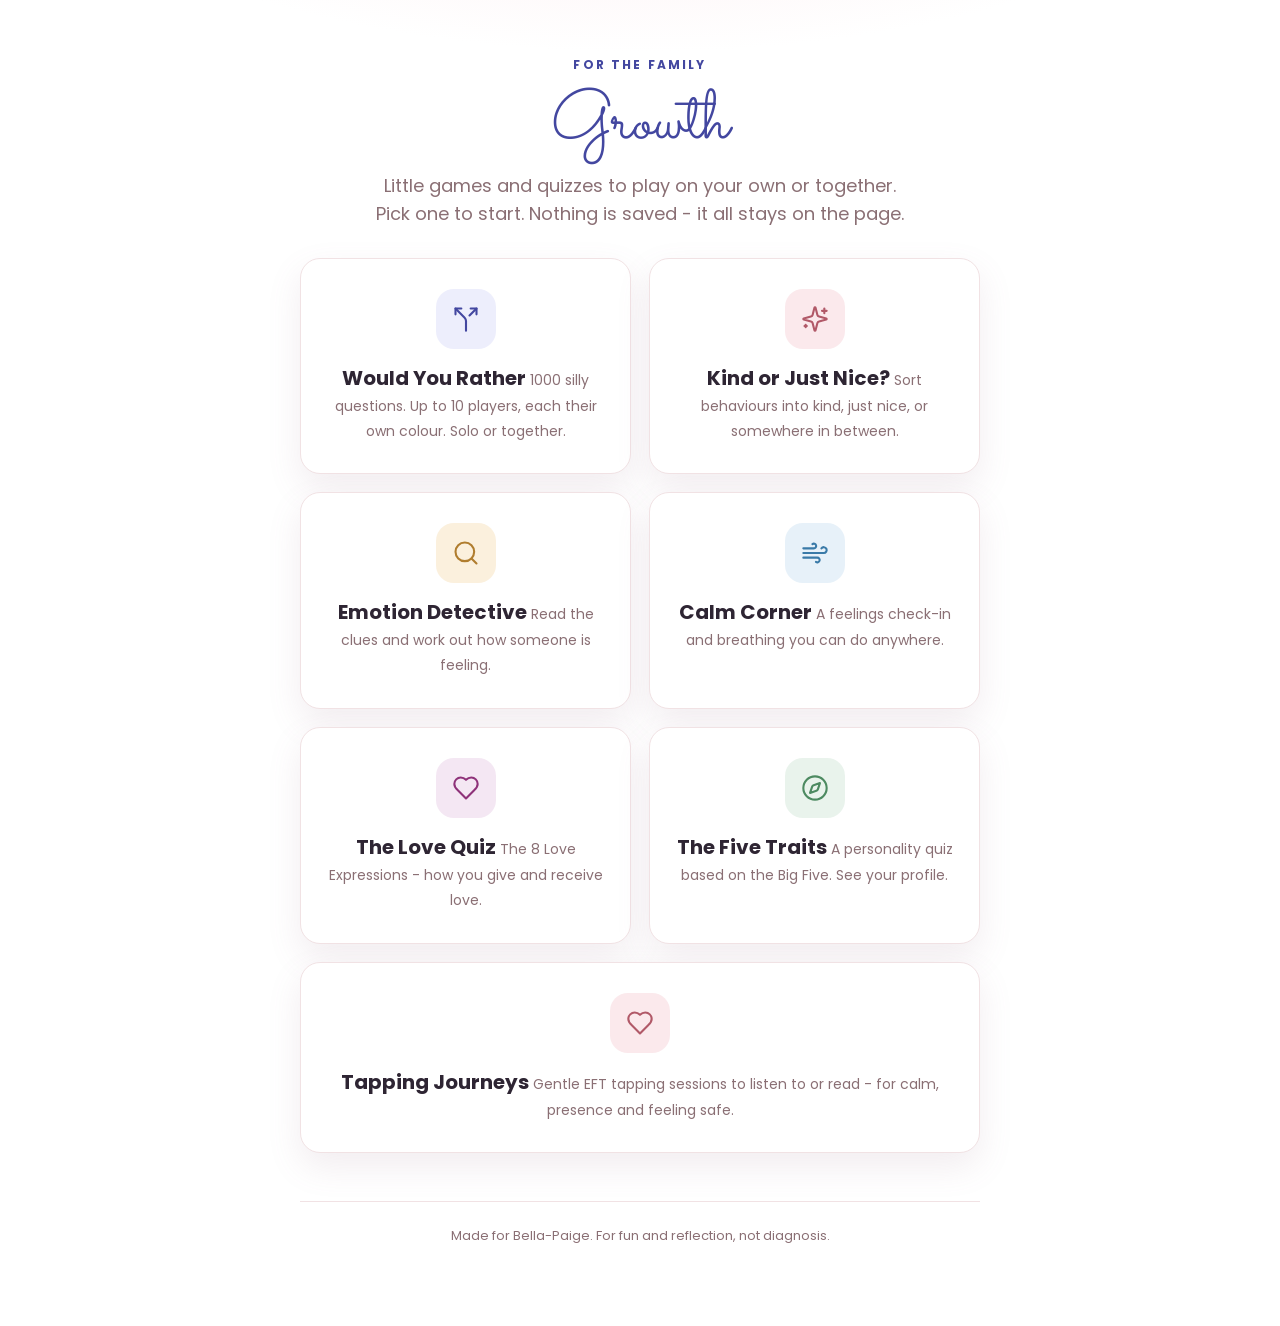
<file: index.html>
<!DOCTYPE html>
<html lang="en-AU">
<head>
<meta charset="UTF-8">
<meta name="viewport" content="width=device-width, initial-scale=1.0">
<title>Growth</title>
<meta name="description" content="Growth - a little set of simple games and quizzes for the family. Nothing is saved.">
<link rel="stylesheet" href="style.css">
</head>
<body>
<div class="wrap">
  <header class="hero">
    <p class="kicker">For the family</p>
    <h1>Growth</h1>
    <p class="lede">Little games and quizzes to play on your own or together. Pick one to start. Nothing is saved - it all stays on the page.</p>
  </header>

  <div class="choose-grid">
    <a class="choose-card" href="would-you-rather.html">
      <span class="c-icon peri"><svg viewBox="0 0 24 24" fill="none" stroke="currentColor" stroke-width="1.8" stroke-linecap="round" stroke-linejoin="round"><path d="M16 3h5v5"/><path d="M8 3H3v5"/><path d="M12 22v-8.3a4 4 0 0 0-1.172-2.872L3 3"/><path d="m15 9 6-6"/></svg></span>
      <span class="c-label">Would You Rather</span>
      <span class="c-desc">1000 silly questions. Up to 10 players, each their own colour. Solo or together.</span>
    </a>
    <a class="choose-card" href="kind-vs-nice.html">
      <span class="c-icon rose"><svg viewBox="0 0 24 24" fill="none" stroke="currentColor" stroke-width="1.8" stroke-linecap="round" stroke-linejoin="round"><path d="M9.937 15.5A2 2 0 0 0 8.5 14.063l-6.135-1.582a.5.5 0 0 1 0-.962L8.5 9.936A2 2 0 0 0 9.937 8.5l1.582-6.135a.5.5 0 0 1 .962 0L14.063 8.5A2 2 0 0 0 15.5 9.937l6.135 1.581a.5.5 0 0 1 0 .964L15.5 14.063a2 2 0 0 0-1.437 1.437l-1.582 6.135a.5.5 0 0 1-.962 0z"/><path d="M20 3v4"/><path d="M22 5h-4"/><path d="M4 17v2"/><path d="M5 18H3"/></svg></span>
      <span class="c-label">Kind or Just Nice?</span>
      <span class="c-desc">Sort behaviours into kind, just nice, or somewhere in between.</span>
    </a>
  </div>

  <div class="choose-grid" style="margin-top:18px;">
    <a class="choose-card" href="emotion-detective.html">
      <span class="c-icon amber"><svg viewBox="0 0 24 24" fill="none" stroke="currentColor" stroke-width="1.8" stroke-linecap="round" stroke-linejoin="round"><circle cx="11" cy="11" r="8"/><path d="m21 21-4.3-4.3"/></svg></span>
      <span class="c-label">Emotion Detective</span>
      <span class="c-desc">Read the clues and work out how someone is feeling.</span>
    </a>
    <a class="choose-card" href="calm-corner.html">
      <span class="c-icon blue"><svg viewBox="0 0 24 24" fill="none" stroke="currentColor" stroke-width="1.8" stroke-linecap="round" stroke-linejoin="round"><path d="M12.8 19.6A2 2 0 1 0 14 16H2"/><path d="M17.5 8a2.5 2.5 0 1 1 2 4H2"/><path d="M9.8 4.4A2 2 0 1 1 11 8H2"/></svg></span>
      <span class="c-label">Calm Corner</span>
      <span class="c-desc">A feelings check-in and breathing you can do anywhere.</span>
    </a>
  </div>

  <div class="choose-grid" style="margin-top:18px;">
    <a class="choose-card" href="love-quiz.html">
      <span class="c-icon plum"><svg viewBox="0 0 24 24" fill="none" stroke="currentColor" stroke-width="1.8" stroke-linecap="round" stroke-linejoin="round"><path d="M19 14c1.49-1.46 3-3.21 3-5.5A5.5 5.5 0 0 0 16.5 3c-1.76 0-3 .5-4.5 2-1.5-1.5-2.74-2-4.5-2A5.5 5.5 0 0 0 2 8.5c0 2.3 1.5 4.05 3 5.5l7 7Z"/></svg></span>
      <span class="c-label">The Love Quiz</span>
      <span class="c-desc">The 8 Love Expressions - how you give and receive love.</span>
    </a>
    <a class="choose-card" href="personality.html">
      <span class="c-icon sage"><svg viewBox="0 0 24 24" fill="none" stroke="currentColor" stroke-width="1.8" stroke-linecap="round" stroke-linejoin="round"><path d="m16.24 7.76-1.804 5.411a2 2 0 0 1-1.265 1.265L7.76 16.24l1.804-5.411a2 2 0 0 1 1.265-1.265z"/><circle cx="12" cy="12" r="10"/></svg></span>
      <span class="c-label">The Five Traits</span>
      <span class="c-desc">A personality quiz based on the Big Five. See your profile.</span>
    </a>
  </div>

  <div class="choose-grid" style="margin-top:18px;">
    <a class="choose-card" href="tapping.html">
      <span class="c-icon rose"><svg viewBox="0 0 24 24" fill="none" stroke="currentColor" stroke-width="1.8" stroke-linecap="round" stroke-linejoin="round"><path d="M19 14c1.49-1.46 3-3.21 3-5.5A5.5 5.5 0 0 0 16.5 3c-1.76 0-3 .5-4.5 2-1.5-1.5-2.74-2-4.5-2A5.5 5.5 0 0 0 2 8.5c0 2.3 1.5 4.05 3 5.5l7 7Z"/></svg></span>
      <span class="c-label">Tapping Journeys</span>
      <span class="c-desc">Gentle EFT tapping sessions to listen to or read - for calm, presence and feeling safe.</span>
    </a>
  </div>

  <footer class="note">
    Made for Bella-Paige. For fun and reflection, not diagnosis.
  </footer>
</div>
</body>
</html>
</file>
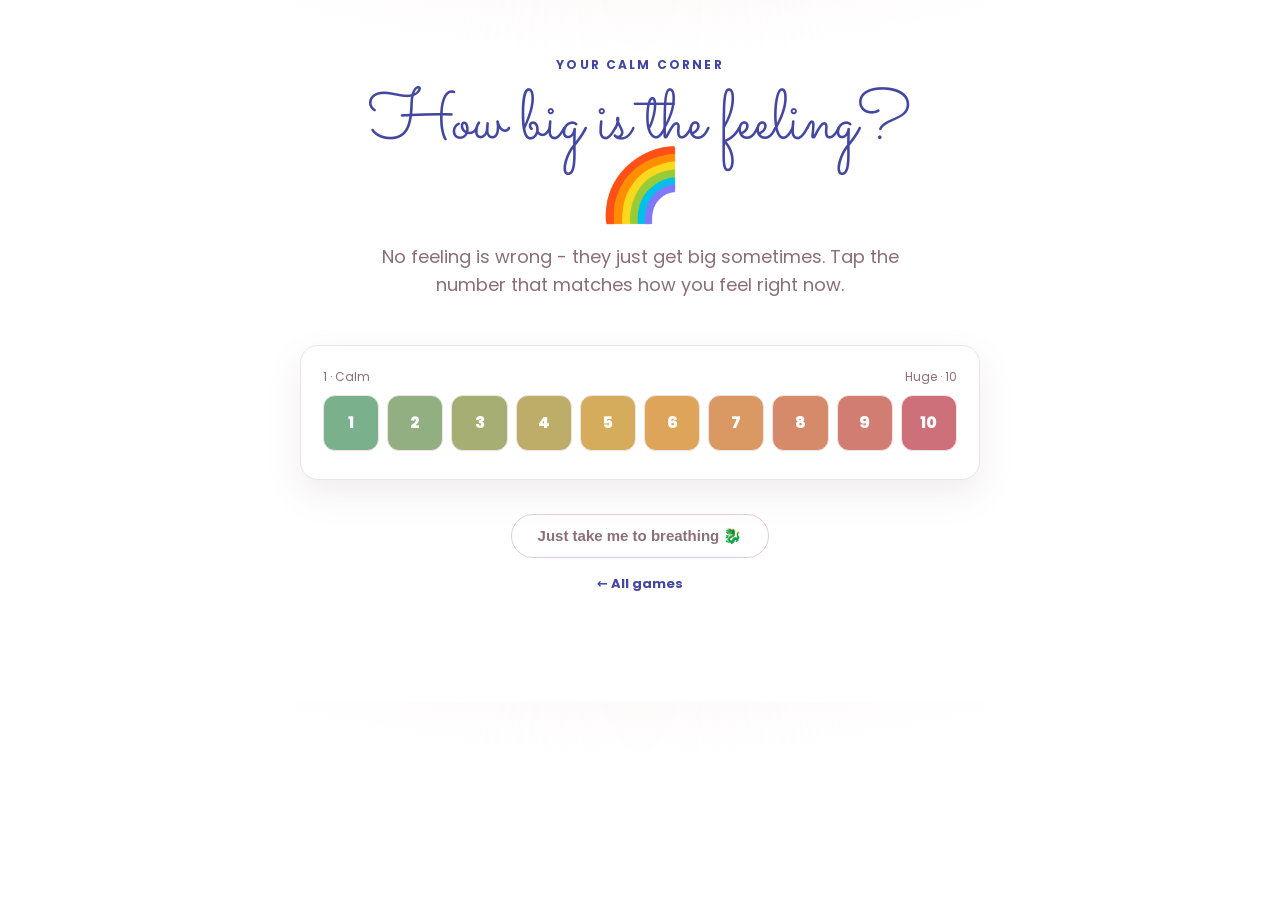
<file: calm-corner.html>
<!DOCTYPE html>
<html lang="en-AU">
<head>
<meta charset="UTF-8">
<meta name="viewport" content="width=device-width, initial-scale=1.0">
<title>Calm Corner</title>
<meta name="description" content="A feelings check-in and dragon breathing you can do anywhere. Nothing is saved.">
<link rel="stylesheet" href="style.css">
<style>
  section { display: none; }
  section.show { display: block; }
  .thermo { display: grid; grid-template-columns: repeat(10, 1fr); gap: 8px; margin: 8px 0 6px; }
  .thermo button {
    aspect-ratio: 1 / 1; border-radius: 12px; border: 1.5px solid var(--line); cursor: pointer;
    font-weight: 800; font-size: 16px; color: #fff; font-family: inherit; transition: transform 0.12s ease;
  }
  .thermo button:hover { transform: translateY(-2px) scale(1.05); }
  .thermo-labels { display: flex; justify-content: space-between; font-size: 12px; color: var(--muted); margin-bottom: 8px; }
  .band-emoji { font-size: 52px; display: block; margin-bottom: 6px; }
  .suggestions { list-style: none; padding: 0; margin: 8px 0 0; }
  .suggestions li { background: var(--accent-soft); border-radius: 12px; padding: 12px 14px; margin-bottom: 8px; font-weight: 600; font-size: 15px; }

  /* Dragon breathing */
  .breath-wrap { text-align: center; padding: 10px 0 20px; }
  .breath-stage { height: 280px; display: flex; align-items: center; justify-content: center; position: relative; }
  .breath-circle {
    width: 120px; height: 120px; border-radius: 50%;
    background: radial-gradient(circle at 50% 38%, #eceefc, #c1c6fc 62%, #8e93e0);
    box-shadow: 0 0 50px rgba(193, 198, 252, 0.6); transform: scale(0.5);
    transition: transform 4s ease-in-out; display: flex; align-items: center; justify-content: center; font-size: 46px;
  }
  .breath-text { font-size: 22px; font-weight: 800; min-height: 30px; margin-top: 6px; }
  .breath-sub { color: var(--muted); font-size: 14px; min-height: 20px; }
  .breath-round { color: var(--accent); font-weight: 700; font-size: 13px; margin-top: 8px; min-height: 18px; }
</style>
</head>
<body>

<section id="intro" class="show">
  <div class="wrap">
    <header class="hero">
      <p class="kicker">Your calm corner</p>
      <h1>How big is the feeling? 🌈</h1>
      <p class="lede">No feeling is wrong - they just get big sometimes. Tap the number that matches how you feel right now.</p>
    </header>
    <div class="card">
      <div class="thermo-labels"><span>1 · Calm</span><span>Huge · 10</span></div>
      <div class="thermo" id="thermo"></div>
    </div>
    <div class="actions">
      <button class="ghost" id="justBreathe">Just take me to breathing 🐉</button>
      <a class="backlink" href="index.html" style="display:block;margin-top:10px;">← All games</a>
    </div>
  </div>
</section>

<section id="plan">
  <div class="wrap">
    <header class="hero" style="padding-bottom:8px;"><h1 id="bandTitle" style="font-size:clamp(24px,5vw,34px);"></h1></header>
    <div class="panel" style="text-align:center;">
      <span class="band-emoji" id="bandEmoji"></span>
      <p class="sub" id="bandMsg" style="font-size:16px;color:var(--ink);"></p>
    </div>
    <div class="panel">
      <h3>Things that might help</h3>
      <ul class="suggestions" id="suggestions"></ul>
    </div>
    <div class="cta-zone">
      <button class="cta" id="breatheBtn">Breathe with the dragon 🐉</button>
    </div>
    <div class="actions">
      <button class="ghost" id="planBack">Check in again</button>
      <a class="backlink" href="index.html" style="display:block;margin-top:10px;">← All games</a>
    </div>
  </div>
</section>

<section id="breath">
  <div class="wrap">
    <div class="breath-wrap">
      <header class="hero" style="padding:30px 20px 10px;"><h1 style="font-size:clamp(22px,5vw,30px);">Dragon Breaths 🐉</h1></header>
      <div class="breath-stage"><div class="breath-circle" id="circle">🐉</div></div>
      <p class="breath-text" id="breathText">Ready?</p>
      <p class="breath-sub" id="breathSub">Follow the dragon. Breathe in as it grows, breathe out as it shrinks.</p>
      <p class="breath-round" id="breathRound"></p>
      <div class="cta-zone">
        <button class="cta" id="startBreath">Start breathing</button>
      </div>
      <div class="actions">
        <button class="ghost" id="breathBack">I feel better</button>
        <a class="backlink" href="index.html" style="display:block;margin-top:10px;">← All games</a>
      </div>
    </div>
  </div>
</section>

<script>
(function () {
  "use strict";

  var sections = { intro: document.getElementById("intro"), plan: document.getElementById("plan"), breath: document.getElementById("breath") };
  function show(name) {
    Object.keys(sections).forEach(function (k) { sections[k].classList.toggle("show", k === name); });
    window.scrollTo(0, 0);
  }

  // Colour gradient green -> yellow -> red across 1..10
  function levelColour(n) {
    var stops = [[122, 176, 140], [224, 172, 86], [205, 112, 122]]; // soft green, amber, rose
    var t = (n - 1) / 9;
    var a, b, f;
    if (t < 0.5) { a = stops[0]; b = stops[1]; f = t / 0.5; }
    else { a = stops[1]; b = stops[2]; f = (t - 0.5) / 0.5; }
    var c = a.map(function (v, i) { return Math.round(v + (b[i] - v) * f); });
    return "rgb(" + c[0] + "," + c[1] + "," + c[2] + ")";
  }

  var thermo = document.getElementById("thermo");
  for (var n = 1; n <= 10; n++) {
    (function (num) {
      var btn = document.createElement("button");
      btn.textContent = num;
      btn.style.background = levelColour(num);
      btn.addEventListener("click", function () { showPlan(num); });
      thermo.appendChild(btn);
    })(n);
  }

  var BANDS = {
    green: {
      emoji: "🟢", title: "Nice and calm",
      msg: "You're feeling pretty steady right now. That's a lovely place to be.",
      sug: ["Notice 3 things you can see around you.", "Take one slow breath, just because.", "Maybe do something you enjoy."]
    },
    yellow: {
      emoji: "🟡", title: "It's building up",
      msg: "Something's starting to bubble. Good that you noticed early - that's when it's easiest to settle.",
      sug: ["Say the feeling out loud: 'I feel ___.'", "Squeeze your fists tight, then let them go.", "Have a sip of cold water.", "Try a few dragon breaths."]
    },
    red: {
      emoji: "🔴", title: "That's a big feeling",
      msg: "This one's strong. You're not in trouble - big feelings just need slowing right down. Let's do it together.",
      sug: ["Find a quiet spot if you can.", "Stamp it out, or ask for a hug.", "Then breathe with the dragon, nice and slow."]
    }
  };

  function bandFor(n) { return n <= 3 ? "green" : (n <= 7 ? "yellow" : "red"); }

  function showPlan(n) {
    var b = BANDS[bandFor(n)];
    document.getElementById("bandTitle").textContent = b.title;
    document.getElementById("bandEmoji").textContent = b.emoji;
    document.getElementById("bandMsg").textContent = b.msg;
    var ul = document.getElementById("suggestions");
    ul.innerHTML = b.sug.map(function (s) { return "<li>" + s + "</li>"; }).join("");
    show("plan");
  }

  // ---- Dragon breathing ----
  var circle = document.getElementById("circle");
  var bText = document.getElementById("breathText");
  var bSub = document.getElementById("breathSub");
  var bRound = document.getElementById("breathRound");
  var startBtn = document.getElementById("startBreath");
  var ROUNDS = 4;
  var timers = [];
  var running = false;

  function clearTimers() { timers.forEach(clearTimeout); timers = []; }
  function later(fn, ms) { var t = setTimeout(fn, ms); timers.push(t); }

  function setCircle(scale, durMs) {
    circle.style.transitionDuration = (durMs / 1000) + "s";
    circle.style.transform = "scale(" + scale + ")";
  }

  function resetBreath() {
    clearTimers(); running = false;
    setCircle(0.5, 300);
    bText.textContent = "Ready?";
    bSub.textContent = "Follow the dragon. Breathe in as it grows, breathe out as it shrinks.";
    bRound.textContent = "";
    startBtn.textContent = "Start breathing";
    startBtn.disabled = false;
  }

  function runRound(i) {
    if (i > ROUNDS) {
      bText.textContent = "Well done 💛";
      bSub.textContent = "Notice how your body feels now. You can do this any time.";
      bRound.textContent = "";
      setCircle(0.6, 1500);
      running = false;
      startBtn.textContent = "Go again";
      startBtn.disabled = false;
      return;
    }
    bRound.textContent = "Breath " + i + " of " + ROUNDS;
    // Breathe in (4s)
    bText.textContent = "Breathe in...";
    bSub.textContent = "Smell the flower 🌸";
    setCircle(1, 4000);
    later(function () {
      // Hold (2s)
      bText.textContent = "Hold...";
      bSub.textContent = "";
      later(function () {
        // Breathe out (6s)
        bText.textContent = "Breathe out...";
        bSub.textContent = "Slow dragon fire 🔥";
        setCircle(0.5, 6000);
        later(function () { runRound(i + 1); }, 6000);
      }, 2000);
    }, 4000);
  }

  function startBreathing() {
    if (running) return;
    running = true;
    startBtn.disabled = true;
    startBtn.textContent = "Breathing...";
    runRound(1);
  }

  startBtn.addEventListener("click", startBreathing);
  document.getElementById("breatheBtn").addEventListener("click", function () { resetBreath(); show("breath"); });
  document.getElementById("justBreathe").addEventListener("click", function () { resetBreath(); show("breath"); });
  document.getElementById("planBack").addEventListener("click", function () { show("intro"); });
  document.getElementById("breathBack").addEventListener("click", function () { clearTimers(); running = false; show("intro"); });
})();
</script>
</body>
</html>
</file>
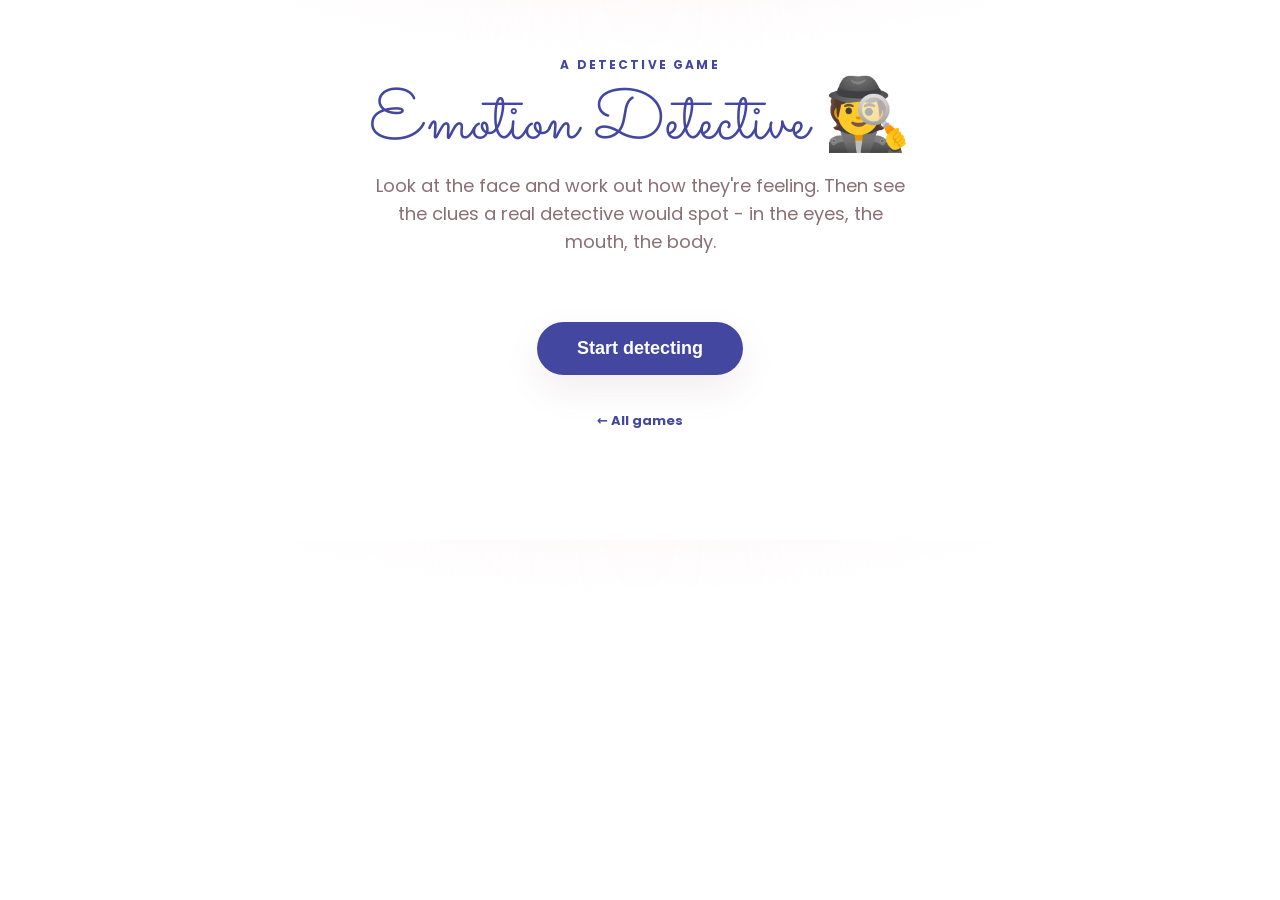
<file: emotion-detective.html>
<!DOCTYPE html>
<html lang="en-AU">
<head>
<meta charset="UTF-8">
<meta name="viewport" content="width=device-width, initial-scale=1.0">
<title>Emotion Detective</title>
<meta name="description" content="Read the clues and work out how someone is feeling. Nothing is saved.">
<link rel="stylesheet" href="style.css">
<style>
  #game, #results { display: none; }
  #game.show, #results.show { display: block; }
  .face-box {
    width: 100%; max-width: 320px; margin: 4px auto 18px; aspect-ratio: 1 / 1;
    border-radius: 20px; border: 1.5px solid var(--line); background: var(--accent-soft);
    display: flex; align-items: center; justify-content: center; overflow: hidden;
  }
  .face-box .face-emoji { font-size: 140px; line-height: 1; }
  .face-box img { width: 100%; height: 100%; object-fit: cover; }
  .ans-opts { display: flex; gap: 10px; flex-wrap: wrap; }
  .ans-btn {
    flex: 1 1 130px; border: 1.5px solid var(--line); background: #fff; border-radius: 14px;
    padding: 16px 10px; cursor: pointer; font-family: inherit; text-align: center; font-weight: 700;
    font-size: 15px; transition: all 0.15s ease;
  }
  .ans-btn:hover:not(:disabled) { border-color: var(--accent); transform: translateY(-2px); }
  .ans-btn:disabled { cursor: default; }
  .ans-btn.right { background: #e9f5ec; border-color: var(--calm-green); }
  .ans-btn.wrong { background: #fbeaea; border-color: var(--calm-red); }
  .clue { margin: 16px 0 4px; font-size: 15px; background: var(--accent-soft); border-radius: 12px; padding: 14px 16px; display: none; }
  .clue.show { display: block; }
  .clue .tag { font-weight: 800; }
  .next-zone { text-align: center; margin-top: 14px; }
</style>
</head>
<body>

<section id="picker" class="wrap">
  <header class="hero">
    <p class="kicker">A detective game</p>
    <h1>Emotion Detective 🕵️</h1>
    <p class="lede">Look at the face and work out how they're feeling. Then see the clues a real detective would spot - in the eyes, the mouth, the body.</p>
  </header>
  <div class="cta-zone">
    <button class="cta" id="startBtn">Start detecting</button>
  </div>
  <div class="actions"><a class="backlink" href="index.html">← All games</a></div>
</section>

<section id="game">
  <div class="progress-bar">
    <div class="progress-inner">
      <div class="track"><div class="fill" id="fill"></div></div>
      <div class="count" id="count">1 / 10</div>
    </div>
  </div>
  <div class="wrap">
    <header class="hero" style="padding-bottom:6px;"><h1 style="font-size:clamp(22px,5vw,30px);">How are they feeling?</h1></header>
    <div id="stage"></div>
  </div>
</section>

<section id="results">
  <div class="wrap">
    <div id="resultBody"></div>
    <div class="actions">
      <button class="ghost" id="again">Play again</button>
      <a class="backlink" href="index.html" style="display:block;margin-top:10px;">← All games</a>
    </div>
  </div>
</section>

<script>
(function () {
  "use strict";

  /*
   * TO ADD YOUR OWN FACE PICTURES (e.g. from Higgsfield):
   *   1. Drop the image files into an "images/" folder next to this page.
   *   2. Add  src: "images/happy.png"  to the matching emotion below.
   * If an emotion has no "src", the game just shows its emoji instead, so it
   * works right now and upgrades to your pictures as you add them.
   */
  var EMOTIONS = [
    { label: "Happy",      emoji: "😀", clue: "Big smile, bright eyes, relaxed shoulders." },
    { label: "Sad",        emoji: "😢", clue: "Mouth turned down, looking down, maybe a little teary." },
    { label: "Angry",      emoji: "😠", clue: "Tight jaw, frowning eyebrows, maybe crossed arms." },
    { label: "Scared",     emoji: "😨", clue: "Wide eyes, raised eyebrows, body very still." },
    { label: "Surprised",  emoji: "😲", clue: "Open mouth, eyebrows way up, a quick gasp." },
    { label: "Excited",    emoji: "🤩", clue: "Huge grin, bouncy, can't keep still." },
    { label: "Shy",        emoji: "😳", clue: "Looking away, small smile, turned in a little." },
    { label: "Worried",    emoji: "😟", clue: "Wrinkled brow, biting a lip, fidgeting hands." },
    { label: "Proud",      emoji: "😌", clue: "Chin up, calm little smile, standing tall." },
    { label: "Bored",      emoji: "😑", clue: "Flat face, slumped over, staring into space." },
    { label: "Confused",   emoji: "😕", clue: "Head tilted, one eyebrow up, a squinty look." },
    { label: "Tired",      emoji: "😴", clue: "Droopy eyes, yawning, moving slowly." },
    { label: "Nervous",    emoji: "😬", clue: "Fiddling hands, quick breaths, eyes darting around." },
    { label: "Embarrassed",emoji: "😅", clue: "Red cheeks, hiding the face a bit, an awkward smile." },
    { label: "Frustrated", emoji: "😤", clue: "Clenched fists, huffing out air, scrunched-up face." },
    { label: "Grateful",   emoji: "🥰", clue: "Warm smile, soft eyes, maybe a hand on the heart." },
    { label: "Lonely",     emoji: "🥺", clue: "Sitting apart, quiet, watching others from the edge." },
    { label: "Curious",    emoji: "🧐", clue: "Leaning in, eyes wide, full of questions." },
    { label: "Jealous",    emoji: "😒", clue: "Side-eye, arms crossed, eyeing what someone else has." },
    { label: "Content",    emoji: "🙂", clue: "Soft little smile, calm, settled and easy." },
    { label: "Disgusted",  emoji: "🤮", clue: "Nose scrunched up, leaning away, a big yuck face." },
    { label: "Hopeful",    emoji: "🤞", clue: "Eyes up and bright, a small smile, fingers crossed." },
    { label: "Disappointed",emoji: "😞", clue: "Shoulders dropping, looking down, a heavy sigh." },
    { label: "Silly",      emoji: "🤪", clue: "Tongue out, wonky eyes, giggling away." },
    { label: "Confident",  emoji: "😎", clue: "Chin up, easy grin, standing tall and sure." },
    { label: "Annoyed",    emoji: "🙄", clue: "Eyes rolling, a little huff, lips pressed together." },
    { label: "Cheeky",     emoji: "😏", clue: "Sly grin, one eyebrow up, clearly up to something." },
    { label: "Peaceful",   emoji: "😇", clue: "Gentle soft smile, totally relaxed and at ease." },
    { label: "Shocked",    emoji: "😱", clue: "Hands on cheeks, wide eyes, mouth wide open." },
    { label: "Determined", emoji: "💪", clue: "Jaw set, focused eyes, ready to go for it." }
  ];

  var SET_SIZE = 20;

  var pickerEl = document.getElementById("picker");
  var gameEl = document.getElementById("game");
  var resultsEl = document.getElementById("results");
  var stage = document.getElementById("stage");
  var fillEl = document.getElementById("fill");
  var countEl = document.getElementById("count");

  var SET = [], idx = 0, score = 0;

  function shuffle(a) {
    for (var i = a.length - 1; i > 0; i--) {
      var j = Math.floor(Math.random() * (i + 1));
      var t = a[i]; a[i] = a[j]; a[j] = t;
    }
    return a;
  }

  function start() {
    SET = shuffle(EMOTIONS.slice()).slice(0, Math.min(SET_SIZE, EMOTIONS.length)).map(function (e) {
      // build 4 options: the answer + 3 random others
      var others = shuffle(EMOTIONS.filter(function (x) { return x.label !== e.label; })).slice(0, 3);
      var options = shuffle(others.concat([e]).map(function (x) { return x.label; }));
      return { e: e, options: options };
    });
    idx = 0; score = 0;
    pickerEl.style.display = "none";
    resultsEl.classList.remove("show");
    gameEl.classList.add("show");
    renderCard();
    window.scrollTo(0, 0);
  }

  function updateProgress() {
    fillEl.style.width = Math.round((idx / SET.length) * 100) + "%";
    countEl.textContent = (idx + 1) + " / " + SET.length;
  }

  function faceHTML(e) {
    if (e.src) return '<img src="' + e.src + '" alt="a face">';
    return '<span class="face-emoji">' + e.emoji + '</span>';
  }

  function renderCard() {
    updateProgress();
    var q = SET[idx];
    var btns = q.options.map(function (label) {
      return '<button class="ans-btn" data-label="' + label + '">' + label + '</button>';
    }).join("");
    stage.innerHTML =
      '<div class="card rise">' +
      '<div class="face-box">' + faceHTML(q.e) + '</div>' +
      '<div class="ans-opts">' + btns + '</div>' +
      '<div class="clue" id="clue"></div>' +
      '<div class="next-zone" id="nextZone"></div>' +
      '</div>';
    stage.querySelectorAll(".ans-btn").forEach(function (b) {
      b.addEventListener("click", function () { onPick(this.getAttribute("data-label")); });
    });
  }

  function onPick(label) {
    var q = SET[idx];
    var correct = q.e.label;
    if (label === correct) score++;
    stage.querySelectorAll(".ans-btn").forEach(function (b) {
      b.disabled = true;
      var l = b.getAttribute("data-label");
      if (l === correct) b.classList.add("right");
      if (l === label && label !== correct) b.classList.add("wrong");
    });
    var clue = document.getElementById("clue");
    clue.innerHTML = '<span class="tag">' + correct + '.</span> ' + q.e.clue;
    clue.classList.add("show");

    var nz = document.getElementById("nextZone");
    var nb = document.createElement("button");
    nb.className = "cta"; nb.style.fontSize = "16px"; nb.style.padding = "12px 30px";
    nb.textContent = (idx === SET.length - 1) ? "See how you did" : "Next clue";
    nb.addEventListener("click", advance);
    nz.appendChild(nb);
  }

  function advance() {
    idx++;
    if (idx >= SET.length) { finish(); return; }
    renderCard();
  }

  function finish() {
    gameEl.classList.remove("show");
    var total = SET.length;
    var line;
    if (score >= total - 1) line = "Top detective! You read faces brilliantly. 🕵️";
    else if (score >= total / 2) line = "Good detecting - you're spotting the clues.";
    else line = "Faces are tricky. The more you watch eyes, mouths and bodies, the easier it gets.";
    document.getElementById("resultBody").innerHTML =
      '<div class="results-head rise"><h2>You solved ' + score + ' of ' + total + '</h2><p>' + line + '</p></div>' +
      '<div class="panel" style="text-align:center"><p class="big"><span class="big-emoji">🔎</span>Clue spotting</p>' +
      '<p class="sub" style="text-align:center">Feelings show up in three places: the eyes, the mouth, and the body. Check all three.</p></div>';
    resultsEl.classList.add("show");
    window.scrollTo(0, 0);
  }

  document.getElementById("startBtn").addEventListener("click", start);
  document.getElementById("again").addEventListener("click", start);
})();
</script>
</body>
</html>
</file>
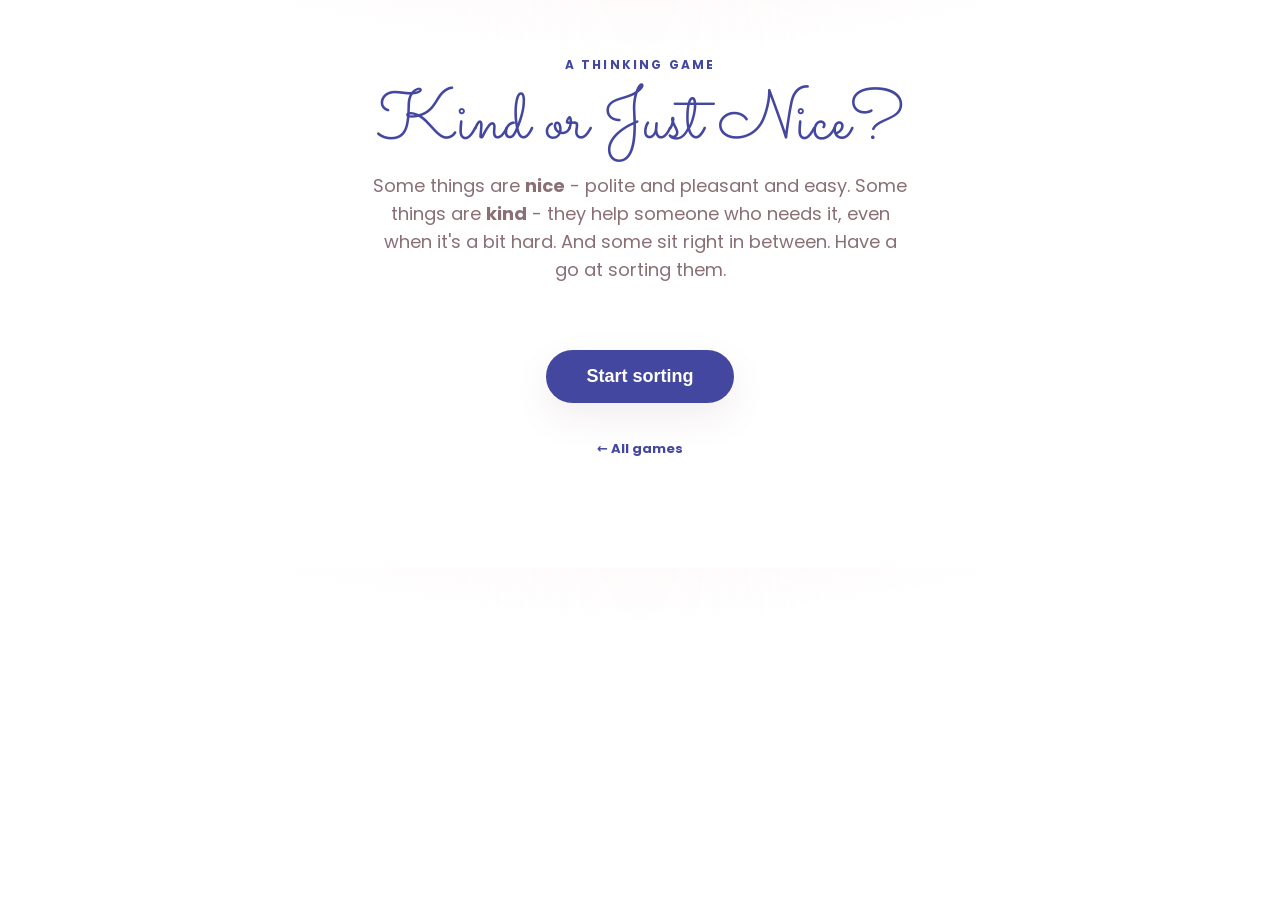
<file: kind-vs-nice.html>
<!DOCTYPE html>
<html lang="en-AU">
<head>
<meta charset="UTF-8">
<meta name="viewport" content="width=device-width, initial-scale=1.0">
<title>Kind or Just Nice?</title>
<meta name="description" content="Sort behaviours into kind, just nice, or in between - and learn the difference. Nothing is saved.">
<link rel="stylesheet" href="style.css">
<style>
  #game, #results { display: none; }
  #game.show, #results.show { display: block; }
  .sort-opts { display: flex; gap: 10px; flex-wrap: wrap; }
  .sort-btn {
    flex: 1 1 100px; border: 1.5px solid var(--line); background: #fff; border-radius: 14px;
    padding: 16px 10px; cursor: pointer; font-family: inherit; text-align: center; transition: all 0.15s ease;
  }
  .sort-btn:hover:not(:disabled) { transform: translateY(-2px); }
  .sort-btn .s-emoji { font-size: 28px; display: block; margin-bottom: 6px; }
  .sort-btn .s-label { font-size: 14px; font-weight: 700; }
  .sort-btn.kind:hover:not(:disabled) { border-color: var(--accent); }
  .sort-btn[data-correct].right { background: #e9f5ec; border-color: var(--calm-green); }
  .sort-btn[data-correct].wrong { background: #fbeaea; border-color: var(--calm-red); }
  .sort-btn:disabled { cursor: default; opacity: 0.85; }
  .why { margin: 16px 0 4px; font-size: 15px; color: var(--ink); background: var(--accent-soft); border-radius: 12px; padding: 14px 16px; display: none; }
  .why.show { display: block; }
  .why .tag { font-weight: 800; }
  .next-zone { text-align: center; margin-top: 14px; }
</style>
</head>
<body>

<section id="picker" class="wrap">
  <header class="hero">
    <p class="kicker">A thinking game</p>
    <h1>Kind or Just Nice?</h1>
    <p class="lede">Some things are <strong>nice</strong> - polite and pleasant and easy. Some things are <strong>kind</strong> - they help someone who needs it, even when it's a bit hard. And some sit right in between. Have a go at sorting them.</p>
  </header>
  <div class="cta-zone">
    <button class="cta" id="startBtn">Start sorting</button>
  </div>
  <div class="actions"><a class="backlink" href="index.html">← All games</a></div>
</section>

<section id="game">
  <div class="progress-bar">
    <div class="progress-inner">
      <div class="track"><div class="fill" id="fill"></div></div>
      <div class="count" id="count">1 / 12</div>
    </div>
  </div>
  <div class="wrap">
    <header class="hero" style="padding-bottom:6px;"><h1 style="font-size:clamp(22px,5vw,30px);">Is this kind, or just nice?</h1></header>
    <div id="stage"></div>
  </div>
</section>

<section id="results">
  <div class="wrap">
    <div id="resultBody"></div>
    <div class="actions">
      <button class="ghost" id="again">Play again</button>
      <a class="backlink" href="index.html" style="display:block;margin-top:10px;">← All games</a>
    </div>
  </div>
</section>

<script>
(function () {
  "use strict";

  // answer: "kind" | "nice" | "middle"
  var BANK = [
    { t: "Sharing your snack with someone who forgot theirs", answer: "kind", why: "You noticed they had nothing and gave up some of yours. That's kindness." },
    { t: "Saying 'good morning' with a smile", answer: "nice", why: "Lovely manners - pleasant and warm, but easy to do." },
    { t: "Sitting next to someone who's being left out", answer: "kind", why: "That takes a little courage, and it really helps them feel they belong." },
    { t: "Saying please and thank you", answer: "nice", why: "Good manners. Polite and pleasant, and simple to do." },
    { t: "Telling a friend their painting is great when you don't mean it", answer: "middle", why: "It's nice, but it isn't honest. Kind might be a gentle true thing instead." },
    { t: "Standing up for someone who's being teased", answer: "kind", why: "Brave and caring, even when it feels hard." },
    { t: "Letting someone go first in line", answer: "middle", why: "Polite for sure. It becomes kind when they really need to hurry." },
    { t: "Inviting the new kid to play", answer: "kind", why: "You included someone who felt alone. That's a big kindness." },
    { t: "Complimenting someone's shoes", answer: "nice", why: "A friendly thing to say - pleasant and easy." },
    { t: "Telling a grown-up when someone is hurt", answer: "kind", why: "You helped someone who needed it, even if it felt awkward." },
    { t: "Waving hello to a neighbour", answer: "nice", why: "Friendly and warm. Nice and simple." },
    { t: "Giving up your turn so a sad friend can have a go", answer: "kind", why: "You put their feelings first. That's real kindness." },
    { t: "Not laughing when someone trips", answer: "kind", why: "You protected their feelings instead of getting a laugh." },
    { t: "Holding the door open for someone", answer: "nice", why: "Polite and pleasant - a small good manner." },
    { t: "Helping someone pick up books they dropped", answer: "middle", why: "Helpful and nice. It's extra kind if you stop what you're doing to help." },
    { t: "Keeping it secret that someone is being bullied", answer: "middle", why: "It feels loyal, but the kind thing is telling someone who can help." },
    { t: "Staying with a friend who's crying", answer: "kind", why: "You noticed their feelings and didn't leave them alone." },
    { t: "Saying 'nice job' to a teammate", answer: "nice", why: "Encouraging and pleasant - easy and lovely." },
    { t: "Sharing the last lolly with your sister", answer: "kind", why: "You gave up something you wanted. That's kindness." },
    { t: "Smiling at someone new", answer: "nice", why: "Warm and welcoming - a small, easy good thing." },
    { t: "Telling the truth gently when it's hard", answer: "kind", why: "Honest and caring at the same time. Tricky, but kind." },
    { t: "Clapping when someone else wins", answer: "nice", why: "Good sportsmanship. Pleasant and polite." },
    { t: "Helping a younger kid who's stuck", answer: "kind", why: "You used what you know to help someone who needed it." },
    { t: "Saying a toy is cool when you don't really care", answer: "nice", why: "Friendly small talk. Pleasant, and it costs nothing." },
    { t: "Letting your friend win so they feel happy", answer: "middle", why: "Sweet, but a bit dishonest. Kind might be cheering them on while still playing fair." },
    { t: "Messaging a friend you haven't seen in ages", answer: "kind", why: "You reached out to make someone feel remembered." },
    { t: "Saying 'bless you' when someone sneezes", answer: "nice", why: "Polite and automatic - a small good manner." },
    { t: "Carrying the shopping for an older neighbour", answer: "kind", why: "Real help for someone who needed it." },
    { t: "Telling someone you like their new haircut", answer: "nice", why: "A pleasant compliment, easy to give." },
    { t: "Owning up when you broke something", answer: "kind", why: "Honest and brave, even though it's hard to admit." },
    { t: "Sharing your umbrella with someone in the rain", answer: "kind", why: "You got a bit wet so they didn't have to." },
    { t: "Saying 'after you' at a doorway", answer: "nice", why: "Polite and pleasant - good manners." },
    { t: "Sitting with someone who's eating alone", answer: "kind", why: "You noticed they were on their own and joined them." },
    { t: "Laughing at a joke that wasn't really funny", answer: "middle", why: "Kind-ish, but a bit fake. Real kindness can be honest and warm." },
    { t: "Saying thank you to the bus driver", answer: "nice", why: "A lovely small manner." },
    { t: "Standing up when someone needs your seat more", answer: "kind", why: "You gave up your comfort for someone who needed it." },
    { t: "Telling a friend they have food in their teeth", answer: "kind", why: "A little awkward, but you saved them embarrassment." },
    { t: "Clapping politely at the end of a show", answer: "nice", why: "Pleasant and expected - good manners." },
    { t: "Comforting a kid who lost their favourite toy", answer: "kind", why: "You cared about their feelings when they were upset." },
    { t: "Calling a drawing 'interesting' when you don't like it", answer: "middle", why: "Polite, but not quite honest. Gentle truth can be kinder." },
    { t: "Picking up litter you didn't drop", answer: "kind", why: "You helped everyone, even though it wasn't your mess." },
    { t: "Defending a friend when others are being mean", answer: "kind", why: "Brave and loyal when it really counts." },
    { t: "Saying 'good game' to the other team", answer: "nice", why: "Good sportsmanship - polite and pleasant." },
    { t: "Giving the last of your money to someone who needs it more", answer: "kind", why: "You gave up something real for someone else." },
    { t: "Waiting your turn patiently", answer: "nice", why: "Polite and considerate - small good manners." },
    { t: "Checking on a friend who seemed sad today", answer: "kind", why: "You noticed their feelings and followed up." },
    { t: "Sharing the credit when you did most of the work", answer: "middle", why: "Generous and team-spirited. Whether it's kind depends on the moment." },
    { t: "Helping clean up a mess you didn't make", answer: "kind", why: "You pitched in for everyone without being asked." },
    { t: "Telling a small white lie so no feelings get hurt", answer: "middle", why: "Kind-hearted, but tricky. Sometimes gentle honesty is kinder." },
    { t: "Holding the lift door for someone running", answer: "nice", why: "Considerate and polite." },
    { t: "Including the quiet kid in your game", answer: "kind", why: "You made sure no one was left out." },
    { t: "Saying 'excuse me' when you squeeze past", answer: "nice", why: "Polite and pleasant." },
    { t: "Forgiving a friend who said sorry", answer: "kind", why: "You let go of being hurt to keep the friendship." },
    { t: "Tidying up without being asked", answer: "middle", why: "Helpful and considerate - kind if it lightens someone's load." },
    { t: "Giving a compliment that genuinely makes someone's day", answer: "kind", why: "You lifted someone up on purpose." },
    { t: "Saying 'cheers' to someone who holds the door", answer: "nice", why: "A small, pleasant thank-you." },
    { t: "Standing up for what's right even when it's unpopular", answer: "kind", why: "Brave and principled - kindness with courage." },
    { t: "Asking the new kid what their name is", answer: "kind", why: "A tiny thing that helps someone feel they belong." },
    { t: "Saying 'no worries' when someone bumps into you", answer: "nice", why: "Easy-going and pleasant." }
  ];

  var CHOICES = [
    { key: "kind",   emoji: "💛", label: "Kind" },
    { key: "nice",   emoji: "🙂", label: "Just nice" },
    { key: "middle", emoji: "🤔", label: "In between" }
  ];
  var LABEL = { kind: "Kind", nice: "Just nice", middle: "In between" };
  var SET_SIZE = 20;

  var pickerEl = document.getElementById("picker");
  var gameEl = document.getElementById("game");
  var resultsEl = document.getElementById("results");
  var stage = document.getElementById("stage");
  var fillEl = document.getElementById("fill");
  var countEl = document.getElementById("count");

  var SET = [], idx = 0, score = 0;

  function shuffle(a) {
    for (var i = a.length - 1; i > 0; i--) {
      var j = Math.floor(Math.random() * (i + 1));
      var t = a[i]; a[i] = a[j]; a[j] = t;
    }
    return a;
  }

  function start() {
    SET = shuffle(BANK.slice()).slice(0, SET_SIZE);
    idx = 0; score = 0;
    pickerEl.style.display = "none";
    resultsEl.classList.remove("show");
    gameEl.classList.add("show");
    renderCard();
    window.scrollTo(0, 0);
  }

  function updateProgress() {
    fillEl.style.width = Math.round((idx / SET.length) * 100) + "%";
    countEl.textContent = (idx + 1) + " / " + SET.length;
  }

  function renderCard() {
    updateProgress();
    var q = SET[idx];
    var btns = CHOICES.map(function (c) {
      return '<button class="sort-btn kind" data-key="' + c.key + '">' +
        '<span class="s-emoji">' + c.emoji + '</span><span class="s-label">' + c.label + '</span></button>';
    }).join("");
    stage.innerHTML =
      '<div class="card rise">' +
      '<div class="stem">' + q.t + '</div>' +
      '<div class="sort-opts">' + btns + '</div>' +
      '<div class="why" id="why"></div>' +
      '<div class="next-zone" id="nextZone"></div>' +
      '</div>';
    stage.querySelectorAll(".sort-btn").forEach(function (b) {
      b.addEventListener("click", function () { onPick(this.getAttribute("data-key")); });
    });
  }

  function onPick(key) {
    var q = SET[idx];
    var correct = q.answer;
    if (key === correct) score++;
    stage.querySelectorAll(".sort-btn").forEach(function (b) {
      b.disabled = true;
      var k = b.getAttribute("data-key");
      if (k === correct) { b.setAttribute("data-correct", "1"); b.classList.add("right"); }
      if (k === key && key !== correct) b.classList.add("wrong");
    });
    var why = document.getElementById("why");
    var lead = (key === correct) ? "Yes - " : "Good think. Most people would say ";
    why.innerHTML = '<span class="tag">' + LABEL[correct] + '.</span> ' + q.why;
    why.classList.add("show");

    var nz = document.getElementById("nextZone");
    var nb = document.createElement("button");
    nb.className = "cta"; nb.style.fontSize = "16px"; nb.style.padding = "12px 30px";
    nb.textContent = (idx === SET.length - 1) ? "See how you did" : "Next";
    nb.addEventListener("click", advance);
    nz.appendChild(nb);
  }

  function advance() {
    idx++;
    if (idx >= SET.length) { finish(); return; }
    renderCard();
  }

  function finish() {
    gameEl.classList.remove("show");
    var total = SET.length;
    var line;
    if (score >= total - 2) line = "You really get the difference. 💛";
    else if (score >= total / 2) line = "You're getting the hang of it - some are genuinely tricky.";
    else line = "Some of these are hard, and there's no perfect answer. The thinking is what counts.";
    document.getElementById("resultBody").innerHTML =
      '<div class="results-head rise"><h2>You saw it the same way on ' + score + ' of ' + total + '</h2><p>' + line + '</p></div>' +
      '<div class="panel" style="text-align:center"><p class="big"><span class="big-emoji">💛</span>Kind beats nice</p>' +
      '<p class="sub" style="text-align:center">Nice is lovely. Kind is nice <em>plus</em> noticing what someone needs - even when it costs you a little.</p></div>';
    resultsEl.classList.add("show");
    window.scrollTo(0, 0);
  }

  document.getElementById("startBtn").addEventListener("click", start);
  document.getElementById("again").addEventListener("click", start);
})();
</script>
</body>
</html>
</file>
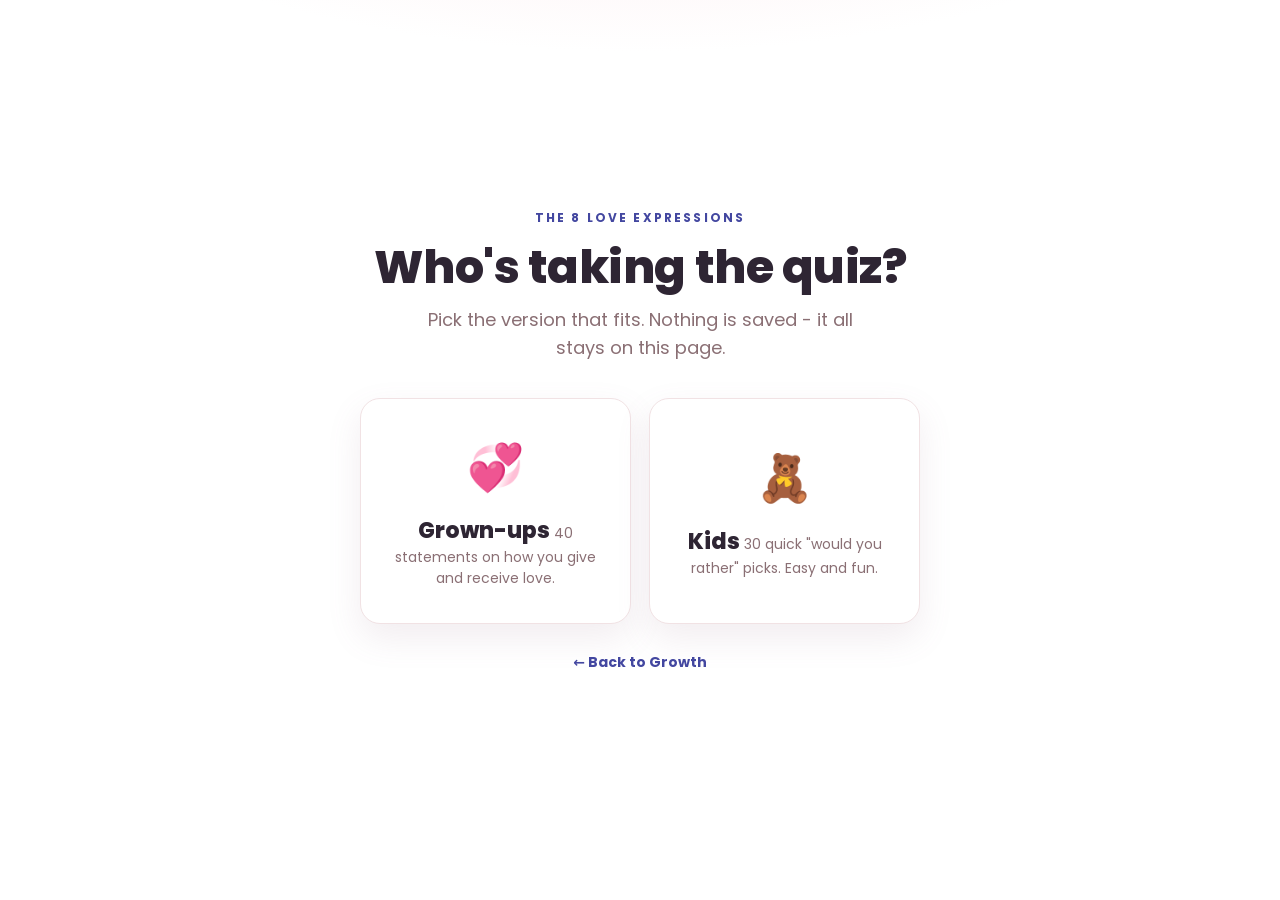
<file: love-quiz.html>
<!DOCTYPE html>
<html lang="en-AU">
<head>
<meta charset="UTF-8">
<meta name="viewport" content="width=device-width, initial-scale=1.0">
<title>The 8 Love Expressions</title>
<meta name="description" content="A lightweight take on the 8 Love Expressions framework. 40 quick statements, then see how you give and receive love. Nothing is saved.">
<link rel="stylesheet" href="https://fonts.googleapis.com/css2?family=Poppins:wght@300;400;500;600;700&family=Sacramento&display=swap">
<style>
  :root {
    --bg: #ffffff;
    --blush: #fbe9ec;
    --card: #ffffff;
    --ink: #2e2533;
    --muted: #8a6f74;
    --line: #f1e2e4;
    --line-strong: #e7cdd1;
    --brand: #c1c6fc;
    --accent: #4347a0;
    --accent-soft: #edeefc;
    --accent-deep: #34367e;
    --rose: #e3a6ae;
    --shadow: 0 14px 34px rgba(150, 110, 130, 0.12);
    --radius: 18px;
  }
  * { box-sizing: border-box; }
  html { scroll-behavior: smooth; }
  body {
    margin: 0;
    font-family: "Poppins", ui-rounded, "Segoe UI", system-ui, -apple-system, Roboto, "Helvetica Neue", Arial, sans-serif;
    color: var(--ink);
    background:
      radial-gradient(900px 360px at 50% -200px, var(--blush) 0%, transparent 70%),
      var(--bg);
    line-height: 1.55;
    -webkit-font-smoothing: antialiased;
  }
  .wrap { max-width: 720px; margin: 0 auto; padding: 0 20px 80px; }

  header.hero {
    text-align: center;
    padding: 64px 20px 36px;
  }
  .hero .kicker {
    text-transform: uppercase;
    letter-spacing: 0.18em;
    font-size: 12px;
    font-weight: 700;
    color: var(--accent);
    margin: 0 0 14px;
  }
  .hero h1 {
    font-family: "Sacramento", cursive;
    font-size: clamp(46px, 9vw, 68px);
    line-height: 1.02;
    margin: 0 0 14px;
    font-weight: 400;
    letter-spacing: 0;
    color: var(--accent);
  }
  .hero p.lede {
    max-width: 540px;
    margin: 0 auto;
    font-size: 18px;
    color: var(--muted);
  }

  .progress-bar {
    position: sticky;
    top: 0;
    z-index: 20;
    background: rgba(251, 247, 244, 0.92);
    backdrop-filter: blur(8px);
    padding: 12px 0;
    border-bottom: 1px solid var(--line);
  }
  .progress-inner {
    max-width: 720px; margin: 0 auto; padding: 0 20px;
    display: flex; align-items: center; gap: 14px;
  }
  .track { flex: 1; height: 8px; background: var(--line); border-radius: 99px; overflow: hidden; }
  .fill { height: 100%; width: 0%; background: var(--accent); border-radius: 99px; transition: width 0.3s ease; }
  .count { font-size: 13px; font-weight: 700; color: var(--muted); white-space: nowrap; min-width: 56px; text-align: right; }

  .q {
    background: var(--card);
    border: 1px solid var(--line);
    border-radius: var(--radius);
    padding: 22px 22px 18px;
    margin: 16px 0;
    box-shadow: var(--shadow);
    transition: border-color 0.2s ease;
  }
  .q.answered { border-color: var(--accent-soft); }
  .q .num { font-size: 12px; font-weight: 700; color: var(--accent); letter-spacing: 0.06em; }
  .q .text { font-size: 17px; font-weight: 600; margin: 6px 0 16px; }

  .scale { display: flex; gap: 8px; }
  .scale label {
    flex: 1;
    cursor: pointer;
    text-align: center;
  }
  .scale input { position: absolute; opacity: 0; pointer-events: none; }
  .scale .dot {
    display: flex; align-items: center; justify-content: center;
    height: 44px;
    border: 1.5px solid var(--line);
    border-radius: 12px;
    font-weight: 700;
    font-size: 15px;
    color: var(--muted);
    background: #fff;
    transition: all 0.15s ease;
  }
  .scale label:hover .dot { border-color: var(--accent); color: var(--accent); }
  .scale input:checked + .dot {
    background: var(--accent);
    border-color: var(--accent);
    color: #fff;
    transform: translateY(-1px);
  }
  .scale-legend {
    display: flex; justify-content: space-between;
    font-size: 11px; color: var(--muted);
    margin-top: 8px; letter-spacing: 0.02em;
  }

  .cta-zone { text-align: center; margin: 40px 0 8px; }
  button.cta {
    appearance: none; border: none;
    background: var(--accent);
    color: #fff;
    font-size: 18px; font-weight: 700;
    padding: 16px 40px;
    border-radius: 99px;
    cursor: pointer;
    box-shadow: var(--shadow);
    transition: transform 0.15s ease, background 0.15s ease, opacity 0.2s ease;
  }
  button.cta:hover:not(:disabled) { background: var(--accent-deep); transform: translateY(-1px); }
  button.cta:disabled { background: #d9cdd4; cursor: not-allowed; box-shadow: none; }
  .helper { font-size: 14px; color: var(--muted); margin-top: 14px; min-height: 20px; }

  footer.note {
    text-align: center;
    font-size: 13px;
    color: var(--muted);
    margin-top: 48px;
    padding-top: 24px;
    border-top: 1px solid var(--line);
  }

  /* Results */
  #results { display: none; scroll-margin-top: 80px; }
  #results.show { display: block; animation: rise 0.5s ease; }
  @keyframes rise { from { opacity: 0; transform: translateY(14px); } to { opacity: 1; transform: none; } }
  .results-head { text-align: center; margin: 8px 0 28px; }
  .results-head h2 { font-size: 30px; margin: 0 0 8px; font-weight: 800; }
  .results-head p { color: var(--muted); margin: 0; }

  .panel {
    background: var(--card);
    border: 1px solid var(--line);
    border-radius: var(--radius);
    padding: 24px;
    margin: 16px 0;
    box-shadow: var(--shadow);
  }
  .panel h3 { margin: 0 0 4px; font-size: 20px; }
  .panel .sub { color: var(--muted); font-size: 14px; margin: 0 0 18px; }

  .top-list { list-style: none; margin: 0; padding: 0; }
  .top-list li { margin-bottom: 16px; }
  .top-list li:last-child { margin-bottom: 0; }
  .row-head { display: flex; justify-content: space-between; align-items: baseline; margin-bottom: 6px; }
  .row-head .name { font-weight: 700; font-size: 16px; }
  .row-head .pct { font-size: 13px; font-weight: 700; color: var(--accent); }
  .meter { height: 10px; background: var(--accent-soft); border-radius: 99px; overflow: hidden; }
  .meter span { display: block; height: 100%; background: var(--accent); border-radius: 99px; transition: width 0.6s ease; }
  .row-desc { font-size: 13px; color: var(--muted); margin: 6px 0 0; }

  .badge { display: inline-block; background: var(--accent-soft); color: var(--accent-deep); font-weight: 700; font-size: 13px; padding: 4px 12px; border-radius: 99px; margin-bottom: 12px; }

  .actions { text-align: center; margin: 28px 0; }
  button.ghost {
    appearance: none;
    background: transparent;
    border: 1.5px solid var(--line);
    color: var(--muted);
    font-weight: 700; font-size: 15px;
    padding: 12px 26px;
    border-radius: 99px;
    cursor: pointer;
    transition: all 0.15s ease;
  }
  button.ghost:hover { border-color: var(--accent); color: var(--accent); }

  .full-grid { list-style: none; margin: 0; padding: 0; }
  .full-grid li { margin-bottom: 14px; }

  details.exp {
    border: 1px solid var(--line);
    border-radius: 12px;
    margin-bottom: 10px;
    overflow: hidden;
    background: #fff;
  }
  details.exp > summary {
    cursor: pointer;
    padding: 14px 16px;
    font-weight: 700;
    font-size: 16px;
    list-style: none;
    display: flex;
    justify-content: space-between;
    align-items: center;
    gap: 12px;
  }
  details.exp > summary::-webkit-details-marker { display: none; }
  details.exp > summary .rank { color: var(--accent); font-size: 13px; font-weight: 700; }
  details.exp > summary::after {
    content: "+";
    color: var(--accent);
    font-weight: 700;
    font-size: 20px;
    line-height: 1;
    margin-left: auto;
  }
  details.exp[open] > summary::after { content: "\2013"; }
  details.exp .body { padding: 0 16px 16px; }
  details.exp .body p.exp-summary { margin: 0 0 14px; color: var(--ink); font-size: 14px; }
  details.exp .body .ex-label {
    font-size: 12px; font-weight: 700; color: var(--accent);
    text-transform: uppercase; letter-spacing: 0.08em; margin: 0 0 8px;
  }
  details.exp .body ul { margin: 0; padding-left: 18px; }
  details.exp .body li { font-size: 14px; color: var(--muted); margin-bottom: 7px; }

  /* Chooser */
  #chooser { min-height: 100vh; display: flex; flex-direction: column; align-items: center; justify-content: center; text-align: center; padding: 40px 20px; }
  #chooser .kicker { text-transform: uppercase; letter-spacing: 0.18em; font-size: 12px; font-weight: 700; color: var(--accent); margin: 0 0 14px; }
  #chooser h1 { font-size: clamp(32px, 6vw, 46px); line-height: 1.1; margin: 0 0 14px; font-weight: 800; letter-spacing: -0.01em; }
  #chooser p.lede { max-width: 460px; margin: 0 auto 36px; font-size: 18px; color: var(--muted); }
  .choose-grid { display: flex; gap: 18px; flex-wrap: wrap; justify-content: center; width: 100%; max-width: 560px; }
  .choose-card {
    flex: 1 1 220px; background: var(--card); border: 1.5px solid var(--line); border-radius: 20px;
    padding: 34px 24px; cursor: pointer; box-shadow: var(--shadow);
    transition: transform 0.15s ease, border-color 0.15s ease;
    font-family: inherit; text-align: center;
  }
  .choose-card:hover { transform: translateY(-3px); border-color: var(--accent); }
  .choose-card .emoji { font-size: 46px; display: block; margin-bottom: 12px; }
  .choose-card .label { font-size: 22px; font-weight: 800; color: var(--ink); margin-bottom: 6px; }
  .choose-card .desc { font-size: 14px; color: var(--muted); }

  /* Kids quiz */
  .kq {
    background: var(--card); border: 1px solid var(--line); border-radius: var(--radius);
    padding: 22px; margin: 16px 0; box-shadow: var(--shadow);
  }
  .kq .num { font-size: 12px; font-weight: 700; color: var(--accent); letter-spacing: 0.06em; }
  .kq .stem { font-size: 19px; font-weight: 800; margin: 6px 0 18px; }
  .kopts { display: flex; gap: 12px; }
  .kopt {
    flex: 1; background: #fff; border: 1.5px solid var(--line); border-radius: 14px;
    padding: 20px 14px; cursor: pointer; font-family: inherit; text-align: center;
    transition: all 0.15s ease; color: var(--ink);
  }
  .kopt:hover { border-color: var(--accent); transform: translateY(-2px); }
  .kopt.sel { background: var(--accent); border-color: var(--accent); color: #fff; }
  .kopt .kemoji { font-size: 34px; display: block; margin-bottom: 8px; }
  .kopt .ktext { font-size: 15px; font-weight: 700; line-height: 1.35; }
  @media (max-width: 420px) { .kq .stem { font-size: 17px; } .kopt .ktext { font-size: 14px; } }

  /* Kids results bar graph */
  .kbar-row { display: flex; align-items: center; gap: 12px; margin-bottom: 14px; }
  .kbar-row .kbar-emoji { font-size: 26px; width: 34px; text-align: center; flex: none; }
  .kbar-row .kbar-main { flex: 1; }
  .kbar-row .kbar-head { display: flex; justify-content: space-between; align-items: baseline; margin-bottom: 5px; }
  .kbar-row .kbar-name { font-weight: 800; font-size: 16px; }
  .kbar-row .kbar-count { font-size: 13px; font-weight: 700; color: var(--accent); }
  .kbar-track { height: 16px; background: var(--accent-soft); border-radius: 99px; overflow: hidden; }
  .kbar-track span { display: block; height: 100%; background: var(--accent); border-radius: 99px; transition: width 0.7s ease; }
  .kbig { text-align: center; font-size: 22px; font-weight: 800; margin: 0 0 6px; }
  .kbig .kbig-emoji { font-size: 40px; display: block; margin-bottom: 8px; }

  .linkish { appearance: none; background: none; border: none; color: var(--accent); font-family: inherit; font-size: 13px; font-weight: 700; cursor: pointer; padding: 8px 0 0; text-decoration: underline; }
  #kidsResults { display: none; scroll-margin-top: 30px; }
  #kidsResults.show { display: block; animation: rise 0.5s ease; }

  /* Tie-breaker */
  .tiebreak-wrap { display: none; }
  .tiebreak-wrap.show { display: block; animation: rise 0.4s ease; }
  .tiebreak-intro { text-align: center; margin: 8px 0 18px; }
  .tiebreak-intro h2 { font-size: 26px; margin: 0 0 6px; font-weight: 800; }
  .tiebreak-intro p { color: var(--muted); margin: 0; }
  .kq.tiebreak { border-color: var(--accent-soft); }
  .kq.tiebreak .num { color: var(--accent-deep); }
  .kbar-row.winner .kbar-name::after { content: " 👑"; }
  .kbar-row.winner .kbar-track span { background: var(--accent-deep); }
</style>
</head>
<body>

<section id="chooser">
  <p class="kicker">The 8 Love Expressions</p>
  <h1>Who's taking the quiz?</h1>
  <p class="lede">Pick the version that fits. Nothing is saved - it all stays on this page.</p>
  <div class="choose-grid">
    <button class="choose-card" id="chooseAdult">
      <span class="emoji">💞</span>
      <span class="label">Grown-ups</span>
      <span class="desc">40 statements on how you give and receive love.</span>
    </button>
    <button class="choose-card" id="chooseKids">
      <span class="emoji">🧸</span>
      <span class="label">Kids</span>
      <span class="desc">30 quick "would you rather" picks. Easy and fun.</span>
    </button>
  </div>
  <p style="margin-top:26px;"><a href="index.html" style="color:var(--accent);font-weight:700;font-size:14px;text-decoration:none;">← Back to Growth</a></p>
</section>

<div id="adultApp" style="display:none">

<div class="progress-bar" id="progressBar">
  <div class="progress-inner">
    <div class="track"><div class="fill" id="fill"></div></div>
    <div class="count" id="count">0 / 40</div>
  </div>
</div>

<div class="wrap">

  <header class="hero">
    <p class="kicker">A quick self-reflection</p>
    <h1>The 8 Love Expressions</h1>
    <p class="lede">40 quick statements. Rate how true each feels for you, then see how you give and receive love. Nothing is saved - it all stays on this page.</p>
  </header>

  <main id="quiz"></main>

  <div class="cta-zone">
    <button class="cta" id="seeResults" disabled>See my results</button>
    <p class="helper" id="helper">Answer all 40 to unlock your results.</p>
  </div>

  <section id="results">
    <div id="adultTiebreak" class="tiebreak-wrap"></div>
    <div id="adultResultsBody">
    <div class="results-head">
      <span class="badge" id="leadBadge"></span>
      <h2>How you love</h2>
      <p>Based on how true each statement felt for you.</p>
    </div>

    <div class="panel">
      <h3>How you receive love</h3>
      <p class="sub">The expressions that land most deeply when they come from others.</p>
      <ul class="top-list" id="receiveList"></ul>
    </div>

    <div class="panel">
      <h3>How you give love</h3>
      <p class="sub">The ways you most naturally show people you care.</p>
      <ul class="top-list" id="giveList"></ul>
    </div>

    <div class="panel">
      <h3>All eight, side by side</h3>
      <p class="sub">Your overall lean across every expression.</p>
      <ul class="full-grid" id="fullList"></ul>
    </div>

    <div class="panel">
      <h3>Get to know your eight</h3>
      <p class="sub">A short read on each expression, ordered by your lean, with practical ways to show it. Tap to open.</p>
      <div id="detailList"></div>
    </div>

    <div class="actions">
      <button class="ghost" id="retake">Start over</button>
    </div>
    </div>
  </section>

  <footer class="note">
    A lightweight take on the 8 Love Expressions framework. For reflection, not diagnosis.
    <br><button class="linkish" id="adultBack">Back to start</button>
  </footer>

</div>
</div>

<div id="kidsApp" style="display:none">
<div class="wrap">

  <header class="hero">
    <p class="kicker">For kids</p>
    <h1>Would You Rather?</h1>
    <p class="lede">For each one, tap the thing you'd like best. There are no wrong answers!</p>
  </header>

  <main id="kidsQuiz"></main>

  <div class="cta-zone">
    <button class="cta" id="kidsSeeResults" disabled>See my answers</button>
    <p class="helper" id="kidsHelper">Tap one for every question to see your results.</p>
  </div>

  <section id="kidsResults">
    <div id="kidsTiebreak" class="tiebreak-wrap"></div>
    <div id="kidsResultsBody">
    <div class="results-head">
      <h2>Here's what you love</h2>
      <p>The ways you most like to be shown love.</p>
    </div>

    <div class="panel">
      <p class="kbig"><span class="kbig-emoji" id="kWinEmoji"></span><span id="kWinName"></span></p>
      <p class="sub" style="text-align:center" id="kWinLine"></p>
    </div>

    <div class="panel">
      <h3>All your picks</h3>
      <p class="sub">How many times you chose each one.</p>
      <div id="kBars"></div>
    </div>

    <div class="actions">
      <button class="ghost" id="kidsRetake">Play again</button>
      <button class="ghost" id="kidsBack">Back to start</button>
    </div>
    </div>
  </section>

  <footer class="note">
    A lightweight take on the 8 Love Expressions framework. Just for fun.
  </footer>

</div>
</div>

<script>
(function () {
  "use strict";

  // ---- Screen chooser (grown-ups vs kids) ----
  var chooserEl = document.getElementById("chooser");
  var adultAppEl = document.getElementById("adultApp");
  var kidsAppEl = document.getElementById("kidsApp");

  function showScreen(which) {
    chooserEl.style.display = which === "chooser" ? "flex" : "none";
    adultAppEl.style.display = which === "adult" ? "block" : "none";
    kidsAppEl.style.display = which === "kids" ? "block" : "none";
    window.scrollTo(0, 0);
  }
  document.getElementById("chooseAdult").addEventListener("click", function () { showScreen("adult"); });
  document.getElementById("chooseKids").addEventListener("click", function () {
    kidsResultsEl.classList.remove("show");
    kidsTiebreakEl.classList.remove("show");
    kidsTiebreakEl.innerHTML = "";
    kidsBodyEl.style.display = "block";
    buildKidsQuiz(); // fresh rotated set each time you enter
    showScreen("kids");
  });
  document.getElementById("adultBack").addEventListener("click", function () { showScreen("chooser"); });

  // Adaptive tie-breaker. When the top expressions are level, ask head-to-head
  // "which would you pick" questions between just the tied ones, knockout style,
  // until exactly one is left. optFor(key) -> { emoji, t }. Calls onDone(winner).
  function runTiebreak(container, contenders, optFor, intro, stem, onDone) {
    container.innerHTML = "";
    container.classList.add("show");
    var queue = contenders.slice();
    function askNext() {
      if (queue.length === 1) {
        container.classList.remove("show");
        container.innerHTML = "";
        onDone(queue[0]);
        return;
      }
      var aKey = queue.shift(), bKey = queue.shift();
      var oa = optFor(aKey), ob = optFor(bKey);
      container.innerHTML =
        '<div class="tiebreak-intro"><h2>' + intro.title + '</h2><p>' + intro.sub + '</p></div>' +
        '<div class="kq tiebreak">' +
        '<div class="num">Tie-breaker</div>' +
        '<div class="stem">' + stem + '</div>' +
        '<div class="kopts">' +
        '<button class="kopt" data-k="' + aKey + '"><span class="kemoji">' + oa.emoji + '</span><span class="ktext">' + oa.t + '</span></button>' +
        '<button class="kopt" data-k="' + bKey + '"><span class="kemoji">' + ob.emoji + '</span><span class="ktext">' + ob.t + '</span></button>' +
        '</div></div>';
      container.querySelectorAll(".kopt").forEach(function (btn) {
        btn.addEventListener("click", function () {
          queue.push(this.getAttribute("data-k")); // winner stays in
          askNext();
        });
      });
      container.scrollIntoView({ behavior: "smooth", block: "start" });
    }
    askNext();
  }

  // Representative head-to-head options per expression (concrete, one line each).
  var TIE_ADULT = {
    communication: { emoji: "💬", t: "Being told clearly that you're loved and appreciated" },
    time:          { emoji: "⏰", t: "Real, undivided time together" },
    actions:       { emoji: "🛠️", t: "Having things quietly taken off your plate" },
    gifts:         { emoji: "🎁", t: "A thoughtful surprise that shows they get you" },
    touch:         { emoji: "🤗", t: "Physical closeness and affection" },
    emotional:     { emoji: "💗", t: "Feeling deeply understood and safe" },
    intellectual:  { emoji: "🧠", t: "Conversations that really make you think" },
    growth:        { emoji: "📣", t: "Someone backing your goals and growth" }
  };
  var TIE_KID = {
    communication: { emoji: "💫", t: "Tell you you're amazing" },
    time:          { emoji: "🎲", t: "Spend the whole day with you" },
    actions:       { emoji: "🛠️", t: "Help you with anything you need" },
    gifts:         { emoji: "🎁", t: "Surprise you with a present" },
    touch:         { emoji: "🤗", t: "Give you a big hug" },
    emotional:     { emoji: "👂", t: "Listen when you're sad" },
    intellectual:  { emoji: "🧠", t: "Teach you cool things" },
    growth:        { emoji: "📣", t: "Cheer you on" }
  };

  // The eight expressions, with short reflective descriptions.
  var EXPR = {
    communication: {
      name: "Nurturing Communication",
      desc: "Heartfelt words, real conversation and shared humour: feeling close through how you talk and listen.",
      summary: "Love reaches you through language. Being told clearly and specifically that you matter, having real, unhurried conversation, and sharing a bit of warmth and humour is what makes you feel close and understood.",
      examples: [
        "Offer a specific compliment, not a generic 'well done': name the exact thing you admire.",
        "Leave a note or send a midday message just to say someone is on your mind.",
        "Put the phone away and give one proper, unhurried conversation.",
        "Keep things light with a shared joke, especially when the day has been heavy."
      ]
    },
    time: {
      name: "Time Together",
      desc: "Quality time and shared experiences: being fully present in each other's company.",
      summary: "Presence is the gift. Undistracted, unhurried time and shared experiences mean more to you than almost anything: it's about someone being fully there, not just in the same room.",
      examples: [
        "Block out time with no screens and nowhere else to be.",
        "Suggest something new to do together, even something small.",
        "Be fully present: phone down, properly listening.",
        "Protect a regular ritual that belongs just to the two of you."
      ]
    },
    actions: {
      name: "Actions",
      desc: "Practical help, devotion and quiet sacrifice: love shown through what you do.",
      summary: "Actions speak loudest. Practical help, dependable follow-through and the willingness to go without so someone else doesn't have to is how love gets proven for you, more than any speech.",
      examples: [
        "Notice the task they are dreading and quietly take it off their plate.",
        "Do the small everyday things without being asked.",
        "Offer help before they have to ask for it.",
        "Give up the comfortable option so someone you love can have it."
      ]
    },
    gifts: {
      name: "Thoughtful Gifts",
      desc: "Considered gifts, surprises and generosity: tokens that prove you were held in mind.",
      summary: "It's the thought, never the price. A well-chosen gift or small surprise, something that proves you were listening and held someone in mind, is what carries the meaning.",
      examples: [
        "Keep track of the little things they mention wanting.",
        "Mark an ordinary day with a small, unexpected surprise.",
        "Choose something personal that shows you really know them.",
        "Quietly ease a worry, or treat them for no reason at all."
      ]
    },
    touch: {
      name: "Physical Affection",
      desc: "Closeness and touch: reassurance and warmth through the body.",
      summary: "Closeness reassures you. A hug, a hand, sitting near, contact can say what words can't, offering comfort, warmth and a felt sense of safety.",
      examples: [
        "Offer a hug or a hand when words won't quite cut it.",
        "Sit close and lean in during quiet moments.",
        "Be the one to initiate easy, everyday touch.",
        "Use a comforting touch when someone is struggling."
      ]
    },
    emotional: {
      name: "Emotional Connection",
      desc: "Trust, empathy and support: feeling deeply understood and safe to be yourself.",
      summary: "You feel loved by being deeply understood. Trust, empathy, emotional safety and steady support, the freedom to come undone and know someone will stay, sit at the heart of it.",
      examples: [
        "Ask how they really are, and listen past the automatic 'I'm fine'.",
        "Hold space for feelings without rushing to fix them.",
        "Be honest, and let yourself be vulnerable too.",
        "Show up steadily through the hard stretches, not just the good ones."
      ]
    },
    intellectual: {
      name: "Intellectual Stimulation",
      desc: "Stimulating talk, shared learning and curiosity: connecting mind to mind.",
      summary: "Minds meeting is its own intimacy. Conversations that make you think, learning side by side and genuine curiosity about how each other sees the world keep the connection alive.",
      examples: [
        "Start a conversation that genuinely makes them think.",
        "Learn something new together: a book, a topic, a skill.",
        "Be curious about their ideas and ask the deeper question.",
        "Share the fascinating thing you just discovered."
      ]
    },
    growth: {
      name: "Growth Support",
      desc: "Encouragement for your goals, health and growth: love that helps you become more yourself.",
      summary: "Love, for you, helps people grow. Backing each other's goals, health and self-improvement, and standing by them through setbacks, is what makes it feel real.",
      examples: [
        "Champion their goals and celebrate the small wins.",
        "Gently encourage their health and wellbeing.",
        "Stay in their corner through setbacks, not just successes.",
        "Make room and time for them to pursue what matters to them."
      ]
    }
  };

  // mode: "r" = how you like to RECEIVE love, "g" = how you GIVE love.
  var STATEMENTS = [
    { t: "Being told I look good by my partner genuinely makes my day.", e: "communication", m: "r" },
    { t: "A kind, out-of-nowhere message from my partner is something I think about all day.", e: "communication", m: "r" },
    { t: "I need to actually hear that things are good between us - I can't just assume it.", e: "communication", m: "r" },
    { t: "Telling my partner they look beautiful/handsome comes easily to me.", e: "communication", m: "g" },
    { t: "When my partner does something well, I make sure they know I noticed.", e: "communication", m: "g" },

    { t: "When my partner puts their phone away and is just fully here, it means everything.", e: "time", m: "r" },
    { t: "My ideal weekend involves nothing planned, just proper uninterrupted time with my partner.", e: "time", m: "r" },
    { t: "Trying something new together - even just a different restaurant - makes me feel closer to my partner.", e: "time", m: "r" },
    { t: "I'll rearrange my week to make sure we actually have real, uninterrupted time together.", e: "time", m: "g" },
    { t: "When we're spending time together, I'm not half-thinking about my phone or what else I need to do.", e: "time", m: "g" },

    { t: "When my partner sorts something practical without being asked, I feel more loved than if they'd said anything.", e: "actions", m: "r" },
    { t: "If my partner handles something I was dreading, that means more to me than any compliment.", e: "actions", m: "r" },
    { t: "If I can see my partner's overwhelmed, I'll quietly sort whatever's causing it.", e: "actions", m: "g" },
    { t: "I'd rather do something useful for my partner than say something nice.", e: "actions", m: "g" },
    { t: "I'll happily take things on so my partner doesn't have to worry about them.", e: "actions", m: "g" },

    { t: "When my partner brings me something small because it reminded them of me, I love that.", e: "gifts", m: "r" },
    { t: "A gift that shows my partner was paying attention means way more to me than something expensive.", e: "gifts", m: "r" },
    { t: "I keep a mental note of things my partner mentions wanting, even in passing.", e: "gifts", m: "g" },
    { t: "I love finding an excuse to get my partner something, even when there's no occasion.", e: "gifts", m: "g" },
    { t: "Surprising my partner with something small, just because, is something I do a lot.", e: "gifts", m: "g" },

    { t: "A hug from my partner when I'm struggling fixes things faster than any conversation.", e: "touch", m: "r" },
    { t: "If my partner and I haven't been physically close for a while, I feel a distance even when everything's fine.", e: "touch", m: "r" },
    { t: "I feel most settled when my partner is close - on the couch, in the same room, just near.", e: "touch", m: "r" },
    { t: "I'm always the one reaching for my partner's hand or pulling them in for a hug.", e: "touch", m: "g" },
    { t: "Physical affection comes naturally to me - a hand on the back, a kiss, a quick squeeze.", e: "touch", m: "g" },

    { t: "Being able to tell my partner anything, without worrying how they'll react, is the most important thing to me.", e: "emotional", m: "r" },
    { t: "I need my partner to genuinely get me, not just put up with me.", e: "emotional", m: "r" },
    { t: "When my partner remembers something I was anxious about and checks in on it, it means everything.", e: "emotional", m: "r" },
    { t: "When my partner says 'I'm fine', I usually know they're not, and I'll gently push.", e: "emotional", m: "g" },
    { t: "I can sit with my partner through something hard without needing to fix it or move them on.", e: "emotional", m: "g" },

    { t: "A partner who challenges how I think is what I find genuinely attractive.", e: "intellectual", m: "r" },
    { t: "I love it when my partner is curious about my actual opinion on something, not just nodding along.", e: "intellectual", m: "r" },
    { t: "The conversations I value most are the ones where I leave thinking about something differently.", e: "intellectual", m: "r" },
    { t: "When I find something interesting, my first instinct is to send it straight to my partner.", e: "intellectual", m: "g" },
    { t: "I love hearing my partner's take on things - they genuinely change how I see stuff sometimes.", e: "intellectual", m: "g" },

    { t: "Having my partner actively in my corner for something I'm working on means more than any pep talk.", e: "growth", m: "r" },
    { t: "I need a partner who believes in what I'm trying to do and actually shows it.", e: "growth", m: "r" },
    { t: "I love seeing my partner succeed.", e: "growth", m: "g" },
    { t: "I'm usually the one nudging my partner to go to the gym, drink more water, get enough sleep.", e: "growth", m: "g" },
    { t: "When my partner has a goal, I want to be actively involved in helping them get there.", e: "growth", m: "g" }
  ];

  // Shuffle so the eight expressions aren't presented in grouped blocks
  // (Fisher-Yates). Each item carries its own expression/mode tag, so order
  // has no effect on scoring.
  function shuffle(a) {
    for (var i = a.length - 1; i > 0; i--) {
      var j = Math.floor(Math.random() * (i + 1));
      var t = a[i]; a[i] = a[j]; a[j] = t;
    }
    return a;
  }
  var ITEMS = shuffle(STATEMENTS.slice());

  var TOTAL = ITEMS.length;
  var answers = {}; // index -> 1..5

  var quizEl = document.getElementById("quiz");
  var fillEl = document.getElementById("fill");
  var countEl = document.getElementById("count");
  var btn = document.getElementById("seeResults");
  var helper = document.getElementById("helper");
  var resultsEl = document.getElementById("results");

  var LEGEND = ["Not at all", "Very true"];

  // Build the question cards.
  ITEMS.forEach(function (s, i) {
    var card = document.createElement("div");
    card.className = "q";
    card.id = "q" + i;

    var scale = "";
    for (var v = 1; v <= 5; v++) {
      scale += '<label>' +
        '<input type="radio" name="q' + i + '" value="' + v + '">' +
        '<span class="dot">' + v + '</span>' +
        '</label>';
    }

    card.innerHTML =
      '<div class="num">' + (i + 1) + ' / ' + TOTAL + '</div>' +
      '<div class="text">' + s.t + '</div>' +
      '<div class="scale">' + scale + '</div>' +
      '<div class="scale-legend"><span>' + LEGEND[0] + '</span><span>' + LEGEND[1] + '</span></div>';

    quizEl.appendChild(card);

    card.querySelectorAll('input[type=radio]').forEach(function (input) {
      input.addEventListener("change", function () {
        answers[i] = parseInt(this.value, 10);
        card.classList.add("answered");
        updateProgress();
      });
    });
  });

  function updateProgress() {
    var done = Object.keys(answers).length;
    var pct = Math.round((done / TOTAL) * 100);
    fillEl.style.width = pct + "%";
    countEl.textContent = done + " / " + TOTAL;
    if (done === TOTAL) {
      btn.disabled = false;
      helper.textContent = "All done. Reveal your results whenever you're ready.";
    } else {
      btn.disabled = true;
      helper.textContent = "Answer all 40 to unlock your results. (" + (TOTAL - done) + " to go)";
    }
  }

  // Average rating per (expression, mode), normalised to a 0-100 percentage.
  function scoreBy(mode) {
    var sums = {}, counts = {};
    Object.keys(EXPR).forEach(function (k) { sums[k] = 0; counts[k] = 0; });
    ITEMS.forEach(function (s, i) {
      if (s.m !== mode) return;
      sums[s.e] += answers[i];
      counts[s.e] += 1;
    });
    return Object.keys(EXPR).map(function (k) {
      var avg = counts[k] ? sums[k] / counts[k] : 0;
      return { key: k, pct: Math.round((avg / 5) * 100) };
    }).sort(function (a, b) { return b.pct - a.pct; });
  }

  function renderTop(listEl, ranked, topN) {
    listEl.innerHTML = "";
    ranked.slice(0, topN).forEach(function (r) {
      var li = document.createElement("li");
      li.innerHTML =
        '<div class="row-head"><span class="name">' + EXPR[r.key].name + '</span>' +
        '<span class="pct">' + r.pct + '%</span></div>' +
        '<div class="meter"><span style="width:' + r.pct + '%"></span></div>' +
        '<p class="row-desc">' + EXPR[r.key].desc + '</p>';
      listEl.appendChild(li);
    });
  }

  function renderFull(listEl, combined) {
    listEl.innerHTML = "";
    combined.forEach(function (r) {
      var li = document.createElement("li");
      li.innerHTML =
        '<div class="row-head"><span class="name">' + EXPR[r.key].name + '</span>' +
        '<span class="pct">' + r.pct + '%</span></div>' +
        '<div class="meter"><span style="width:' + r.pct + '%"></span></div>';
      listEl.appendChild(li);
    });
  }

  function renderDetails(listEl, combined) {
    listEl.innerHTML = "";
    combined.forEach(function (r, idx) {
      var e = EXPR[r.key];
      var items = e.examples.map(function (x) { return '<li>' + x + '</li>'; }).join("");
      var det = document.createElement("details");
      det.className = "exp";
      if (idx === 0) det.open = true;
      det.innerHTML =
        '<summary><span class="name">' + e.name + '</span>' +
        '<span class="rank">' + r.pct + '%</span></summary>' +
        '<div class="body">' +
        '<p class="exp-summary">' + e.summary + '</p>' +
        '<p class="ex-label">Ways to show it</p>' +
        '<ul>' + items + '</ul>' +
        '</div>';
      listEl.appendChild(det);
    });
  }

  var adultTiebreakEl = document.getElementById("adultTiebreak");
  var adultBodyEl = document.getElementById("adultResultsBody");

  btn.addEventListener("click", function () {
    if (Object.keys(answers).length !== TOTAL) return;

    var receive = scoreBy("r");
    var give = scoreBy("g");

    // Combined overall lean across both modes.
    var combinedMap = {};
    Object.keys(EXPR).forEach(function (k) { combinedMap[k] = []; });
    receive.concat(give).forEach(function (r) { combinedMap[r.key].push(r.pct); });
    var combined = Object.keys(EXPR).map(function (k) {
      var arr = combinedMap[k];
      var avg = arr.reduce(function (a, b) { return a + b; }, 0) / arr.length;
      return { key: k, pct: Math.round(avg) };
    }).sort(function (a, b) { return b.pct - a.pct; });

    function finish(winnerKey) {
      // Make the winner unambiguous: lift it to the front and ensure it sits
      // strictly above the rest of the (previously tied) top.
      var topPct = combined[0].pct;
      combined.sort(function (a, b) {
        if (a.key === winnerKey) return -1;
        if (b.key === winnerKey) return 1;
        return b.pct - a.pct;
      });
      if (combined.length > 1 && combined[0].pct <= combined[1].pct) {
        combined[0] = { key: winnerKey, pct: Math.min(100, topPct + 1) };
      }

      document.getElementById("leadBadge").textContent = "Your strongest: " + EXPR[winnerKey].name;
      renderTop(document.getElementById("receiveList"), receive, 3);
      renderTop(document.getElementById("giveList"), give, 3);
      renderFull(document.getElementById("fullList"), combined);
      renderDetails(document.getElementById("detailList"), combined);
      adultBodyEl.style.display = "block";
      resultsEl.scrollIntoView({ behavior: "smooth", block: "start" });
    }

    resultsEl.classList.add("show");

    // Adaptive tie-breaker if the top is level.
    var topPct = combined[0].pct;
    var tied = combined.filter(function (c) { return c.pct === topPct; }).map(function (c) { return c.key; });
    if (tied.length > 1) {
      adultBodyEl.style.display = "none";
      runTiebreak(adultTiebreakEl, tied, function (k) { return TIE_ADULT[k]; },
        { title: "It's close - one tie-breaker", sub: "A few of your expressions came out level. Pick which means more." },
        "Which means more to you?", finish);
    } else {
      adultBodyEl.style.display = "block";
      finish(combined[0].key);
    }
  });

  document.getElementById("retake").addEventListener("click", function () {
    answers = {};
    resultsEl.classList.remove("show");
    adultTiebreakEl.classList.remove("show");
    adultTiebreakEl.innerHTML = "";
    adultBodyEl.style.display = "block";
    document.querySelectorAll('input[type=radio]').forEach(function (i) { i.checked = false; });
    document.querySelectorAll('.q').forEach(function (c) { c.classList.remove("answered"); });
    updateProgress();
    adultAppEl.querySelector("header.hero").scrollIntoView({ behavior: "smooth" });
  });

  updateProgress();

  // ================= KIDS QUIZ =================
  // Kid-friendly names + emoji for each expression.
  var KID = {
    communication: { name: "Kind Words", emoji: "💬" },
    time:          { name: "Time Together", emoji: "🎲" },
    actions:       { name: "Helping You", emoji: "🛠️" },
    gifts:         { name: "Treats & Surprises", emoji: "🎁" },
    touch:         { name: "Hugs & Cuddles", emoji: "🤗" },
    emotional:     { name: "Listening & Caring", emoji: "👂" },
    intellectual:  { name: "Learning Together", emoji: "🧠" },
    growth:        { name: "Cheering You On", emoji: "📣" }
  };

  // A bank of 25 concrete options per expression. Each session, a balanced
  // set of 100 forced-choice questions is built from these, then 30 are
  // picked at random - so the quiz rotates and feels fresh every time.
  var KID_POOL = {
    communication: [
      { emoji: "🌟", t: "Tell you they're proud of you" },
      { emoji: "❤️", t: "Say 'I love you'" },
      { emoji: "💫", t: "Tell you you're amazing" },
      { emoji: "👏", t: "Tell you you did a great job" },
      { emoji: "🥰", t: "Tell you you're their favourite" },
      { emoji: "💞", t: "Tell you you're loved" },
      { emoji: "😊", t: "Say something kind to you" },
      { emoji: "⭐", t: "Tell you you're special" },
      { emoji: "🏅", t: "Tell you you're the best" },
      { emoji: "🤫", t: "Whisper a secret 'I love you'" },
      { emoji: "😄", t: "Tell you how funny you are" },
      { emoji: "🌈", t: "Say you make them so happy" },
      { emoji: "🦁", t: "Tell you you're brave" },
      { emoji: "🙌", t: "Tell you they believe in you" },
      { emoji: "☀️", t: "Say 'you're my sunshine'" },
      { emoji: "🎵", t: "Sing you a happy song" },
      { emoji: "📖", t: "Tell you a bedtime story" },
      { emoji: "🌅", t: "Say good morning with a big smile" },
      { emoji: "💝", t: "Tell you you're kind" },
      { emoji: "🎙️", t: "Leave you a sweet voice message" },
      { emoji: "🥹", t: "Tell you they missed you" },
      { emoji: "🫶", t: "Say 'I'm so glad you're mine'" },
      { emoji: "🌻", t: "Tell you you're growing up so well" },
      { emoji: "🎊", t: "Cheer 'hooray!' for you" },
      { emoji: "🌷", t: "Tell you you're wonderful" }
    ],
    time: [
      { emoji: "🎲", t: "Play your favourite game with you" },
      { emoji: "🛝", t: "Take you to the park" },
      { emoji: "🌞", t: "Spend the whole day with you" },
      { emoji: "🍿", t: "Watch a movie together" },
      { emoji: "🏰", t: "Build a fort together" },
      { emoji: "🧁", t: "Bake something together" },
      { emoji: "🗺️", t: "Go on an adventure together" },
      { emoji: "🚲", t: "Ride bikes together" },
      { emoji: "🏖️", t: "Go to the beach together" },
      { emoji: "🌳", t: "Play in the garden with you" },
      { emoji: "✂️", t: "Do a craft with you" },
      { emoji: "🧺", t: "Have a picnic together" },
      { emoji: "🏊", t: "Go swimming with you" },
      { emoji: "🙈", t: "Play hide and seek" },
      { emoji: "💃", t: "Dance around the room with you" },
      { emoji: "🚶", t: "Go for a walk together" },
      { emoji: "🏕️", t: "Camp in the backyard" },
      { emoji: "♟️", t: "Play board games all afternoon" },
      { emoji: "🎠", t: "Go to the playground" },
      { emoji: "🃏", t: "Make up a game together" },
      { emoji: "🪁", t: "Fly a kite together" },
      { emoji: "🐘", t: "Go to the zoo together" },
      { emoji: "🎬", t: "Have a movie night with popcorn" },
      { emoji: "🧱", t: "Build something with blocks together" },
      { emoji: "🌧️", t: "Splash in puddles together" }
    ],
    actions: [
      { emoji: "🧹", t: "Tidy your room for you" },
      { emoji: "🍝", t: "Make your favourite dinner" },
      { emoji: "🔧", t: "Fix your broken toy" },
      { emoji: "🎒", t: "Pack your school bag for you" },
      { emoji: "✏️", t: "Help you with your homework" },
      { emoji: "🍎", t: "Make you a yummy snack" },
      { emoji: "💼", t: "Carry your bag when you're tired" },
      { emoji: "🛁", t: "Run you a warm bath" },
      { emoji: "👕", t: "Help you get dressed quickly" },
      { emoji: "👟", t: "Tie your shoelaces" },
      { emoji: "🥤", t: "Pour you a cold drink" },
      { emoji: "🧼", t: "Help you clean up your mess" },
      { emoji: "🍳", t: "Make you breakfast in bed" },
      { emoji: "🔍", t: "Help you find your lost toy" },
      { emoji: "🍏", t: "Cut up your apple" },
      { emoji: "💇", t: "Brush your hair" },
      { emoji: "🧖", t: "Warm up your towel" },
      { emoji: "🪥", t: "Help you brush your teeth" },
      { emoji: "👚", t: "Get your clothes ready for tomorrow" },
      { emoji: "📦", t: "Help you carry something heavy" },
      { emoji: "💧", t: "Fill your water bottle" },
      { emoji: "🥪", t: "Make you a sandwich" },
      { emoji: "🪜", t: "Help you reach something high" },
      { emoji: "👔", t: "Iron your school uniform" },
      { emoji: "🧽", t: "Help you finish your chores" }
    ],
    gifts: [
      { emoji: "🍫", t: "Buy you a chocolate" },
      { emoji: "🎁", t: "Surprise you with a present" },
      { emoji: "💌", t: "Leave a surprise note in your bag" },
      { emoji: "🍦", t: "Get you an ice cream" },
      { emoji: "🧸", t: "Bring you a little toy" },
      { emoji: "🎈", t: "Give you a balloon" },
      { emoji: "🍪", t: "Bring home a treat just for you" },
      { emoji: "🍬", t: "Buy you some lollies" },
      { emoji: "🖍️", t: "Get you a new colouring book" },
      { emoji: "🏷️", t: "Surprise you with a sticker pack" },
      { emoji: "🌸", t: "Bring you flowers" },
      { emoji: "🍩", t: "Get you a doughnut" },
      { emoji: "📕", t: "Buy you a new book" },
      { emoji: "🪙", t: "Give you a shiny coin" },
      { emoji: "🛍️", t: "Bring you a surprise from the shops" },
      { emoji: "🚗", t: "Get you a toy car" },
      { emoji: "🎀", t: "Wrap up a fun surprise" },
      { emoji: "🍭", t: "Get you a lollipop" },
      { emoji: "📗", t: "Bring you a comic book" },
      { emoji: "🎮", t: "Surprise you with a new game" },
      { emoji: "🪀", t: "Get you a yo-yo" },
      { emoji: "🧊", t: "Buy you a slushie" },
      { emoji: "💎", t: "Give you a treasure box" },
      { emoji: "🎩", t: "Get you a fun hat" },
      { emoji: "🥚", t: "Get you a chocolate egg" }
    ],
    touch: [
      { emoji: "🤗", t: "Give you a big hug" },
      { emoji: "🛋️", t: "Have a cuddle on the couch" },
      { emoji: "😴", t: "Give you a goodnight kiss" },
      { emoji: "🐴", t: "Give you a piggyback ride" },
      { emoji: "🤝", t: "Hold your hand" },
      { emoji: "🛏️", t: "Tuck you in tight" },
      { emoji: "🙌", t: "Do a high five and a big squeeze" },
      { emoji: "🐻", t: "Give you a big bear hug" },
      { emoji: "🧣", t: "Snuggle under a blanket" },
      { emoji: "💋", t: "Give you a kiss on the forehead" },
      { emoji: "🤸", t: "Carry you on their shoulders" },
      { emoji: "🌄", t: "Give you a morning cuddle" },
      { emoji: "😪", t: "Hold you when you're tired" },
      { emoji: "💤", t: "Rub your back until you sleep" },
      { emoji: "🌯", t: "Wrap you in a big hug" },
      { emoji: "✋", t: "Give you a high five" },
      { emoji: "👊", t: "Give you a knuckle bump" },
      { emoji: "🐨", t: "Give you a big snuggle" },
      { emoji: "👋", t: "Give you a kiss goodbye" },
      { emoji: "🖐️", t: "Pat your head gently" },
      { emoji: "🤱", t: "Rock you in their arms" },
      { emoji: "😂", t: "Give you a tickle and a hug" },
      { emoji: "⛈️", t: "Hold you close in a storm" },
      { emoji: "😘", t: "Tuck you in with a kiss" },
      { emoji: "🦖", t: "Give you a giant hug" }
    ],
    emotional: [
      { emoji: "👂", t: "Listen when you're upset" },
      { emoji: "🗣️", t: "Ask all about your day" },
      { emoji: "🫂", t: "Give you a squeeze when you're sad" },
      { emoji: "🌙", t: "Sit with you when you're scared" },
      { emoji: "💗", t: "Listen to how you're feeling" },
      { emoji: "🤍", t: "Help you when you're worried" },
      { emoji: "🩹", t: "Make you feel better" },
      { emoji: "💭", t: "Stay with you after a bad dream" },
      { emoji: "🧘", t: "Help you feel calm" },
      { emoji: "😤", t: "Understand when you're grumpy" },
      { emoji: "💬", t: "Talk to you about your worries" },
      { emoji: "😢", t: "Wipe your tears away" },
      { emoji: "😠", t: "Give you a hug when you're angry" },
      { emoji: "🤲", t: "Sit quietly with you" },
      { emoji: "🗨️", t: "Help you say how you feel" },
      { emoji: "🥺", t: "Notice when you're sad" },
      { emoji: "🤕", t: "Comfort you when you're hurt" },
      { emoji: "🛟", t: "Help you feel safe" },
      { emoji: "💧", t: "Be there when you cry" },
      { emoji: "🌬️", t: "Help you calm down" },
      { emoji: "🙂", t: "Help you feel happy again" },
      { emoji: "💛", t: "Ask if you're okay" },
      { emoji: "🌥️", t: "Help you through a hard day" },
      { emoji: "🕰️", t: "Always make time to listen" },
      { emoji: "💖", t: "Understand exactly how you feel" }
    ],
    intellectual: [
      { emoji: "🔬", t: "Teach you something cool" },
      { emoji: "❓", t: "Answer your big questions" },
      { emoji: "🧩", t: "Show you how something works" },
      { emoji: "📚", t: "Read a fact book with you" },
      { emoji: "🧠", t: "Do a tricky puzzle with you" },
      { emoji: "🔵", t: "Explain why the sky is blue" },
      { emoji: "✨", t: "Help you learn something new" },
      { emoji: "🧪", t: "Show you a fun science trick" },
      { emoji: "🔤", t: "Teach you a new word" },
      { emoji: "🔢", t: "Do a maths game with you" },
      { emoji: "🔨", t: "Show you how to build something" },
      { emoji: "🐾", t: "Teach you about animals" },
      { emoji: "📘", t: "Help you read a tricky book" },
      { emoji: "🤔", t: "Answer 'why' about everything" },
      { emoji: "🔭", t: "Show you the stars and planets" },
      { emoji: "🎨", t: "Teach you how to draw something" },
      { emoji: "⚙️", t: "Explore how things work together" },
      { emoji: "🪄", t: "Show you a cool magic trick" },
      { emoji: "🧐", t: "Help you solve a riddle" },
      { emoji: "🚀", t: "Teach you something about space" },
      { emoji: "🌿", t: "Show you how seeds grow" },
      { emoji: "⚗️", t: "Do an experiment with you" },
      { emoji: "💯", t: "Teach you to count to 100" },
      { emoji: "🔡", t: "Help you learn your letters" },
      { emoji: "🌦️", t: "Show you how a rainbow forms" }
    ],
    growth: [
      { emoji: "📣", t: "Cheer you on at your game" },
      { emoji: "💪", t: "Say 'you can do it!' when it's hard" },
      { emoji: "⚽", t: "Practise with you so you get better" },
      { emoji: "🌱", t: "Tell you to keep trying" },
      { emoji: "🎯", t: "Help you reach a goal" },
      { emoji: "🔥", t: "Tell you to never give up" },
      { emoji: "🎉", t: "Be your biggest fan" },
      { emoji: "🏆", t: "Help you get better at something" },
      { emoji: "📢", t: "Cheer the loudest for you" },
      { emoji: "🏀", t: "Help you practise your sport" },
      { emoji: "🦸", t: "Help you be brave" },
      { emoji: "🏃", t: "Cheer at your race" },
      { emoji: "🧗", t: "Help you learn something hard" },
      { emoji: "👍", t: "Tell you you've got this" },
      { emoji: "🥳", t: "Cheer when you do something new" },
      { emoji: "🛡️", t: "Help you not give up" },
      { emoji: "🔁", t: "Encourage you to try again" },
      { emoji: "🥇", t: "Be proud when you try hard" },
      { emoji: "📅", t: "Help you practise every day" },
      { emoji: "🎻", t: "Cheer you on at your recital" },
      { emoji: "🌠", t: "Help you chase your dreams" },
      { emoji: "🥊", t: "Always be in your corner" },
      { emoji: "🎊", t: "Celebrate when you succeed" },
      { emoji: "📝", t: "Help you make a plan" },
      { emoji: "💥", t: "Tell you how strong you are" }
    ]
  };

  var KID_ORDER = ["communication", "time", "actions", "gifts", "touch", "emotional", "intellectual", "growth"];
  // Each pattern pairs all 8 expressions once; rotating patterns vary the
  // matchups. Using phrase index i for both sides means every expression's
  // 25 options each appear exactly once -> a perfectly balanced 100-question bank.
  var KID_PATTERNS = [
    [[0, 1], [2, 3], [4, 5], [6, 7]],
    [[0, 2], [1, 4], [3, 6], [5, 7]],
    [[0, 4], [1, 6], [2, 7], [3, 5]],
    [[0, 7], [1, 3], [2, 5], [4, 6]]
  ];
  function buildKidBank() {
    var bank = [];
    for (var i = 0; i < 25; i++) {
      KID_PATTERNS[i % 4].forEach(function (pair) {
        var ea = KID_ORDER[pair[0]], eb = KID_ORDER[pair[1]];
        bank.push({
          a: { e: ea, emoji: KID_POOL[ea][i].emoji, t: KID_POOL[ea][i].t },
          b: { e: eb, emoji: KID_POOL[eb][i].emoji, t: KID_POOL[eb][i].t }
        });
      });
    }
    return bank;
  }
  var KIDBANK = buildKidBank();
  var KTOTAL = 30; // how many of the 100 are shown each play

  var kidsQuizEl = document.getElementById("kidsQuiz");
  var kidsBtn = document.getElementById("kidsSeeResults");
  var kidsHelper = document.getElementById("kidsHelper");
  var kidsResultsEl = document.getElementById("kidsResults");
  var kidPicks = {}; // qIndex -> expression key

  // Pick a fresh random set of KTOTAL questions and (re)build the cards.
  function buildKidsQuiz() {
    kidPicks = {};
    kidsQuizEl.innerHTML = "";
    var set = shuffle(KIDBANK.slice()).slice(0, KTOTAL).map(function (q) {
      // Randomly flip which option is on the left so it isn't predictable.
      return Math.random() < 0.5 ? { a: q.b, b: q.a } : { a: q.a, b: q.b };
    });

    set.forEach(function (q, i) {
      var card = document.createElement("div");
      card.className = "kq";
      card.id = "kq" + i;
      card.innerHTML =
        '<div class="num">' + (i + 1) + ' / ' + KTOTAL + '</div>' +
        '<div class="stem">Would you rather your grown-up...</div>' +
        '<div class="kopts">' +
          '<button class="kopt" data-opt="a"><span class="kemoji">' + q.a.emoji + '</span><span class="ktext">' + q.a.t + '</span></button>' +
          '<button class="kopt" data-opt="b"><span class="kemoji">' + q.b.emoji + '</span><span class="ktext">' + q.b.t + '</span></button>' +
        '</div>';
      kidsQuizEl.appendChild(card);

      card.querySelectorAll(".kopt").forEach(function (optBtn) {
        optBtn.addEventListener("click", function () {
          var which = this.getAttribute("data-opt");
          kidPicks[i] = q[which].e;
          card.querySelectorAll(".kopt").forEach(function (o) { o.classList.remove("sel"); });
          this.classList.add("sel");
          updateKidsProgress();
        });
      });
    });
    updateKidsProgress();
  }

  function updateKidsProgress() {
    var done = Object.keys(kidPicks).length;
    if (done === KTOTAL) {
      kidsBtn.disabled = false;
      kidsHelper.textContent = "All done! Tap the button to see your results.";
    } else {
      kidsBtn.disabled = true;
      kidsHelper.textContent = "Tap one for every question. (" + (KTOTAL - done) + " to go)";
    }
  }

  var kidsTiebreakEl = document.getElementById("kidsTiebreak");
  var kidsBodyEl = document.getElementById("kidsResultsBody");

  function renderKidsResults(counts, winnerKey) {
    var ranked = Object.keys(KID).map(function (k) {
      return { key: k, n: counts[k] };
    }).sort(function (a, b) {
      if (a.key === winnerKey) return -1;
      if (b.key === winnerKey) return 1;
      return b.n - a.n;
    });

    var max = ranked.reduce(function (m, r) { return Math.max(m, r.n); }, 0) || 1;
    document.getElementById("kWinEmoji").textContent = KID[winnerKey].emoji;
    document.getElementById("kWinName").textContent = KID[winnerKey].name;
    document.getElementById("kWinLine").textContent =
      "You love " + KID[winnerKey].name.toLowerCase() + " best!";

    var barsEl = document.getElementById("kBars");
    barsEl.innerHTML = "";
    ranked.forEach(function (r) {
      var pct = Math.round((r.n / max) * 100);
      var row = document.createElement("div");
      row.className = "kbar-row" + (r.key === winnerKey ? " winner" : "");
      row.innerHTML =
        '<div class="kbar-emoji">' + KID[r.key].emoji + '</div>' +
        '<div class="kbar-main">' +
          '<div class="kbar-head"><span class="kbar-name">' + KID[r.key].name + '</span>' +
          '<span class="kbar-count">' + r.n + '</span></div>' +
          '<div class="kbar-track"><span style="width:' + pct + '%"></span></div>' +
        '</div>';
      barsEl.appendChild(row);
    });

    kidsBodyEl.style.display = "block";
    kidsResultsEl.scrollIntoView({ behavior: "smooth", block: "start" });
  }

  kidsBtn.addEventListener("click", function () {
    if (Object.keys(kidPicks).length !== KTOTAL) return;

    var counts = {};
    Object.keys(KID).forEach(function (k) { counts[k] = 0; });
    Object.keys(kidPicks).forEach(function (i) { counts[kidPicks[i]] += 1; });

    var maxN = Object.keys(counts).reduce(function (m, k) { return Math.max(m, counts[k]); }, 0);
    var tied = Object.keys(KID).filter(function (k) { return counts[k] === maxN; });

    kidsResultsEl.classList.add("show");

    if (tied.length > 1) {
      kidsBodyEl.style.display = "none";
      runTiebreak(kidsTiebreakEl, tied, function (k) { return TIE_KID[k]; },
        { title: "So close! One more pick", sub: "A few were tied. Choose your favourite to find the winner." },
        "Which would you pick?", function (winnerKey) {
          renderKidsResults(counts, winnerKey);
        });
    } else {
      kidsBodyEl.style.display = "block";
      renderKidsResults(counts, tied[0]);
    }
  });

  document.getElementById("kidsRetake").addEventListener("click", function () {
    kidsResultsEl.classList.remove("show");
    kidsTiebreakEl.classList.remove("show");
    kidsTiebreakEl.innerHTML = "";
    kidsBodyEl.style.display = "block";
    buildKidsQuiz(); // fresh set of questions each play
    kidsAppEl.querySelector("header.hero").scrollIntoView({ behavior: "smooth" });
  });

  document.getElementById("kidsBack").addEventListener("click", function () {
    showScreen("chooser");
  });

  buildKidsQuiz();
})();
</script>
</body>
</html>
</file>
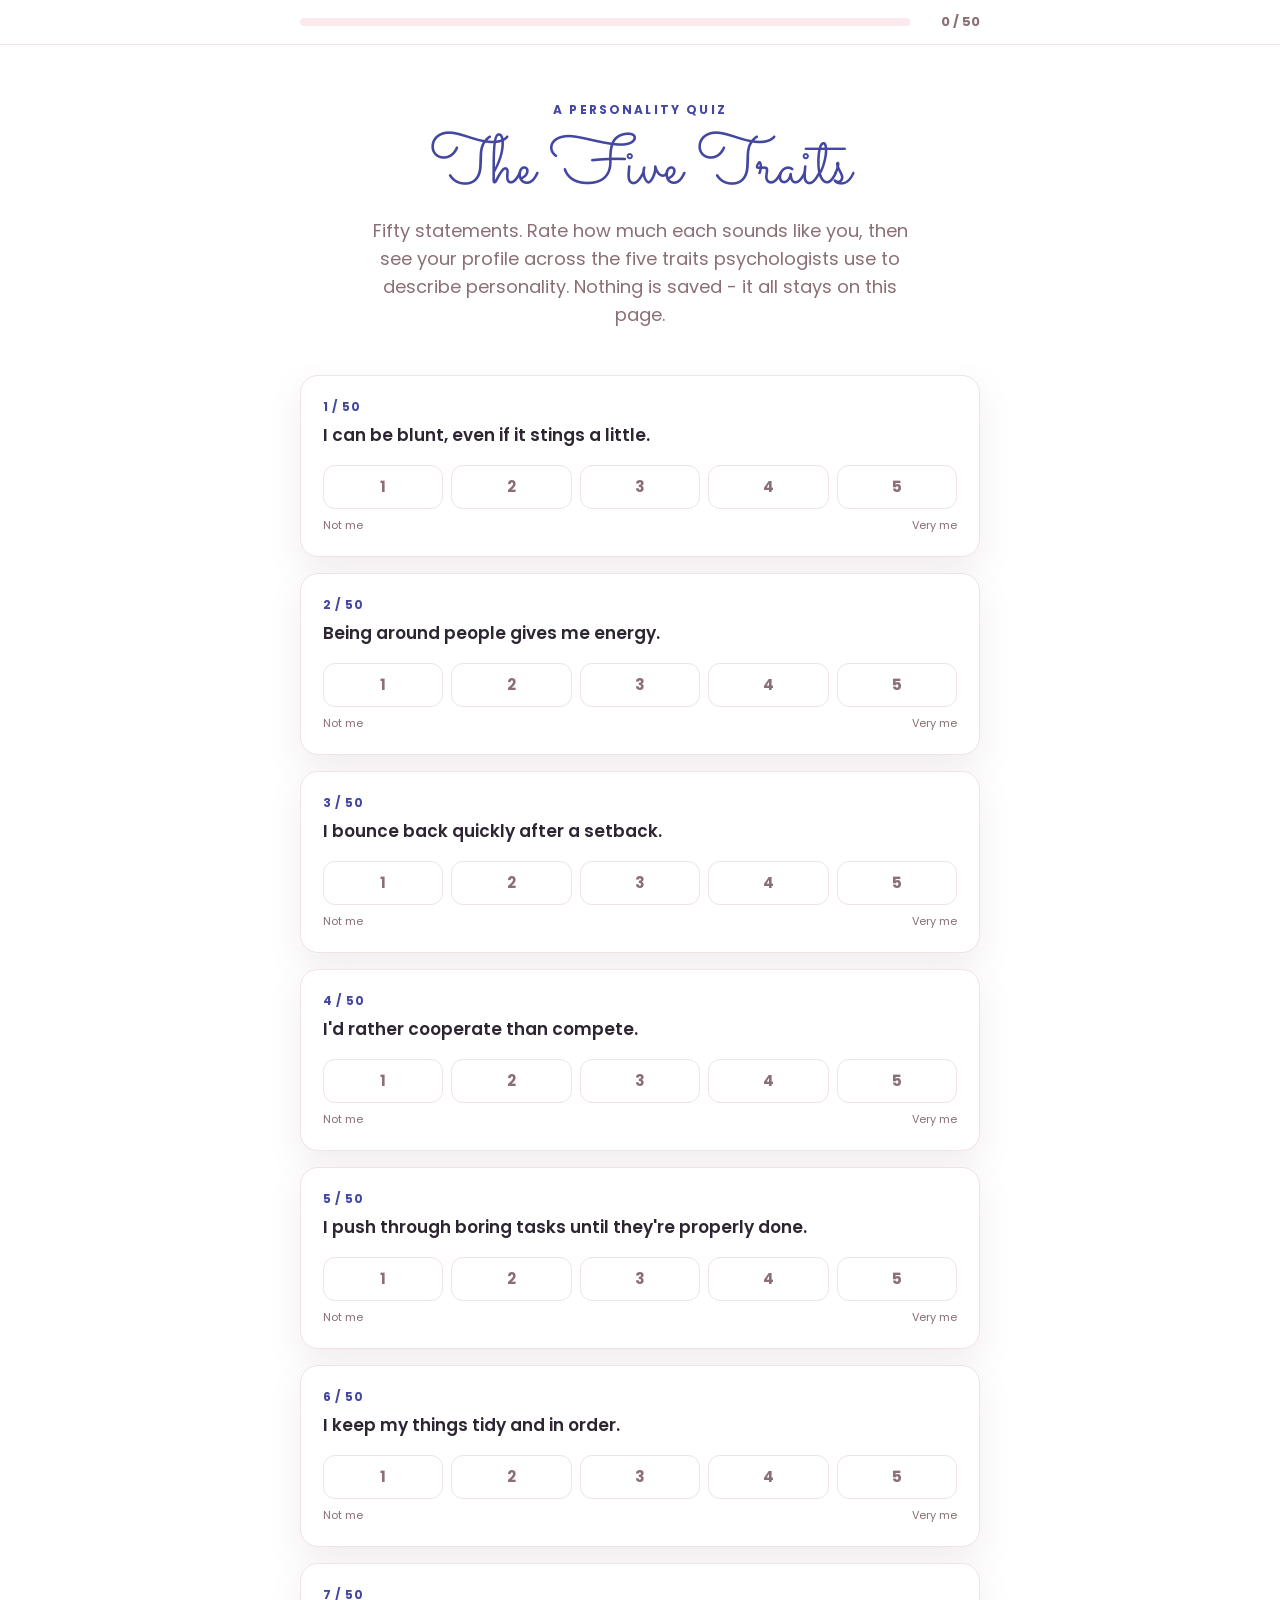
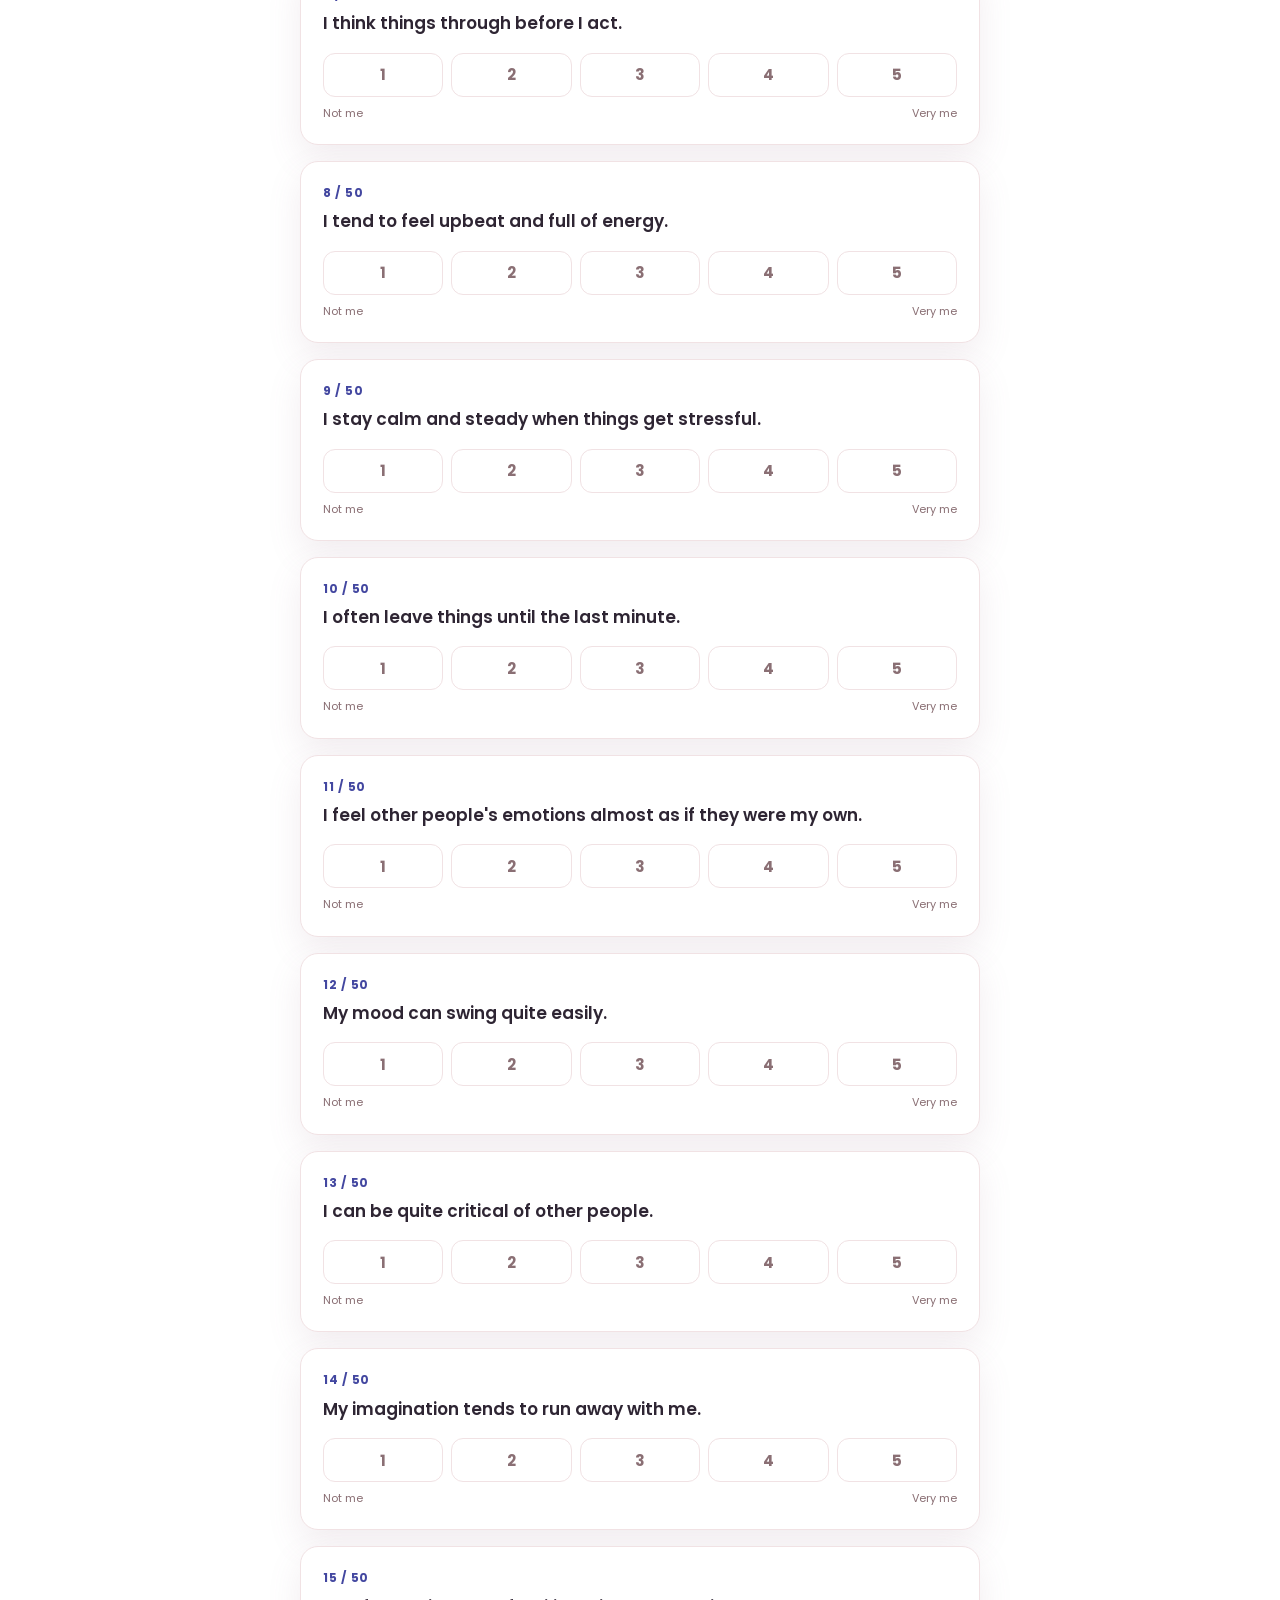
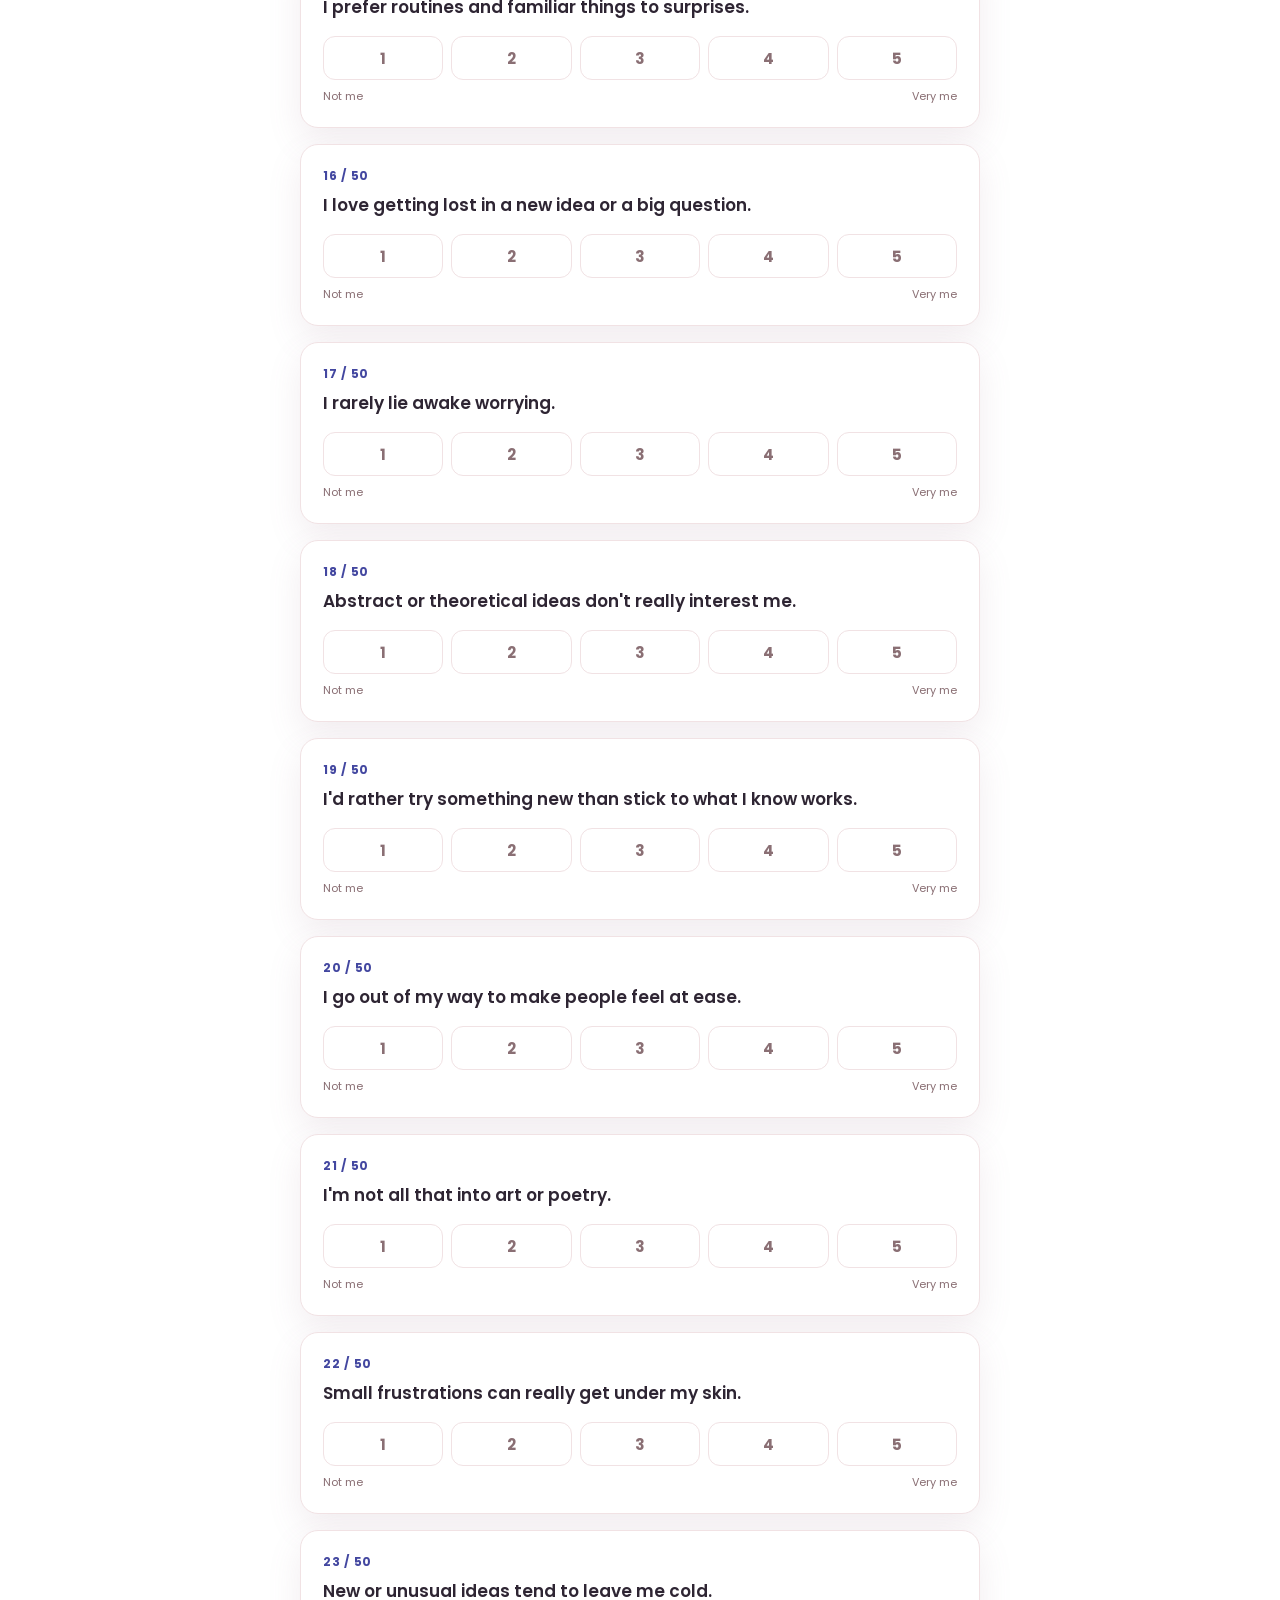
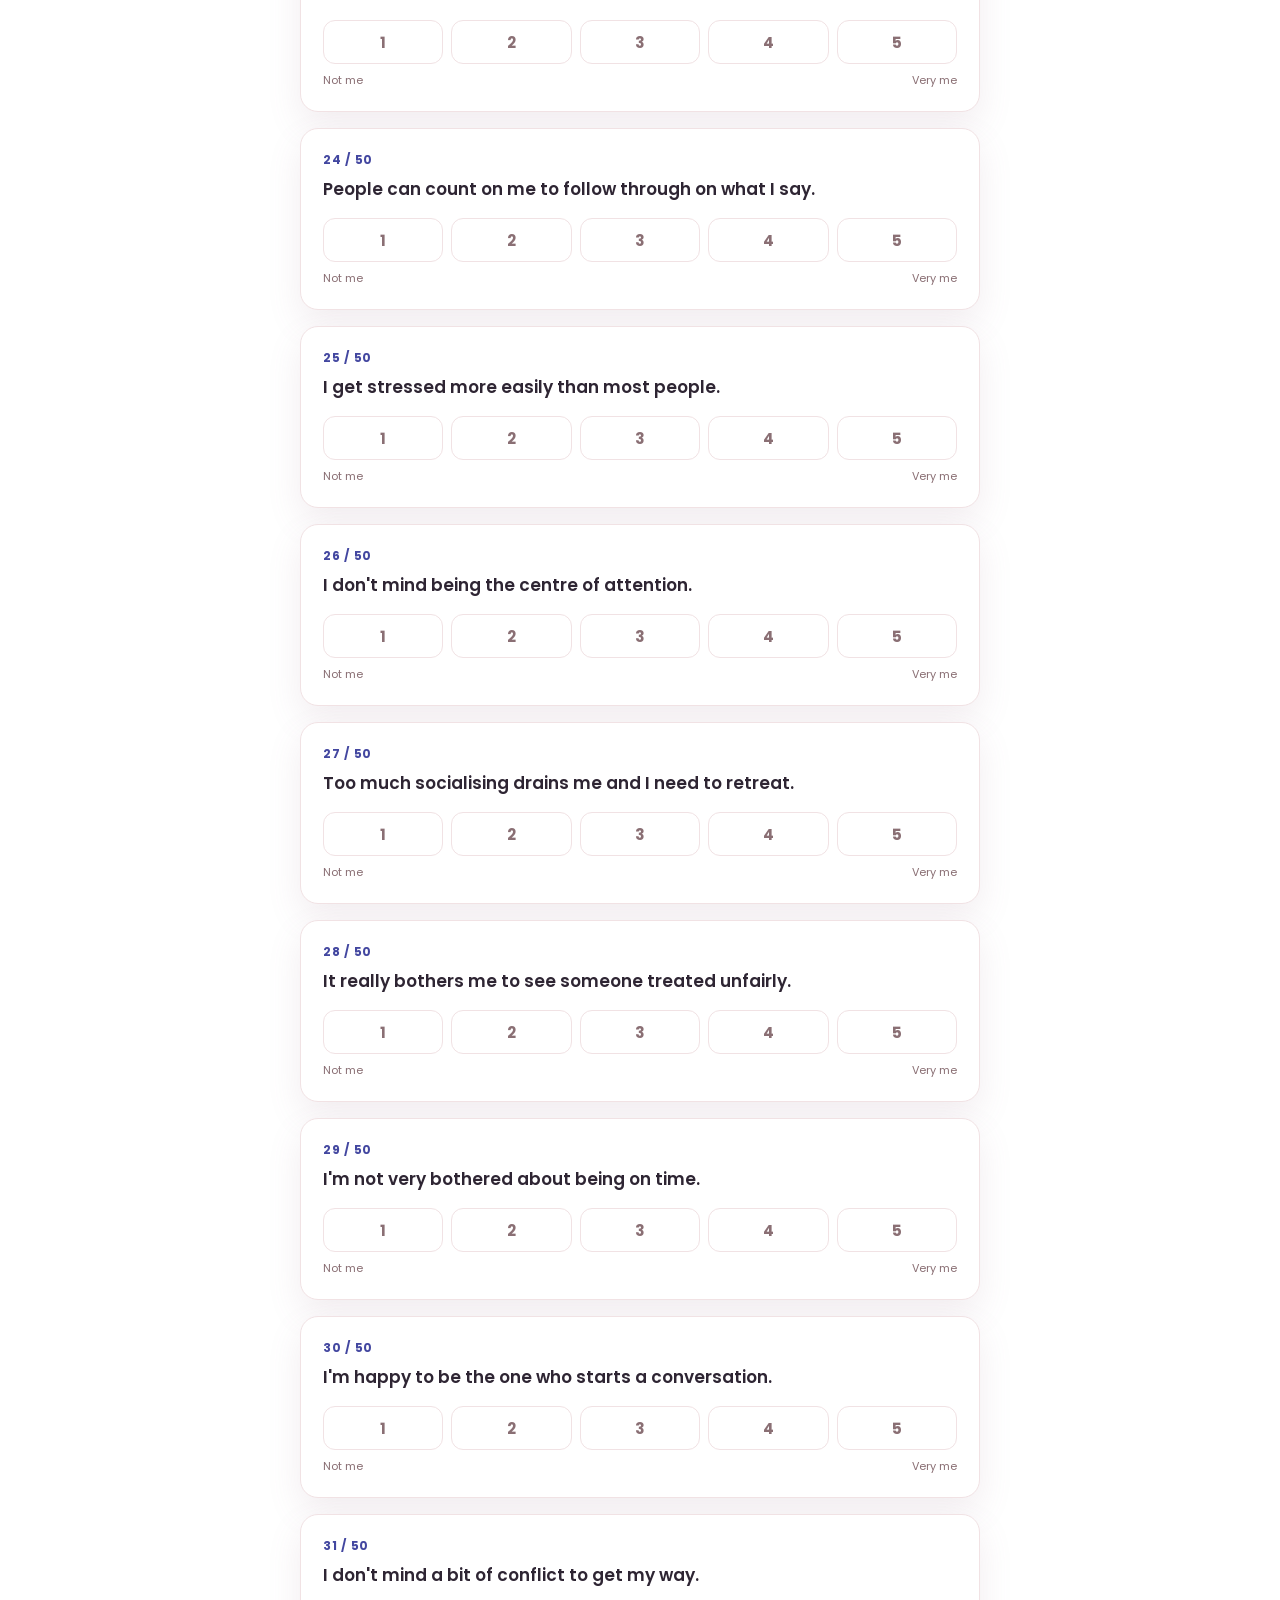
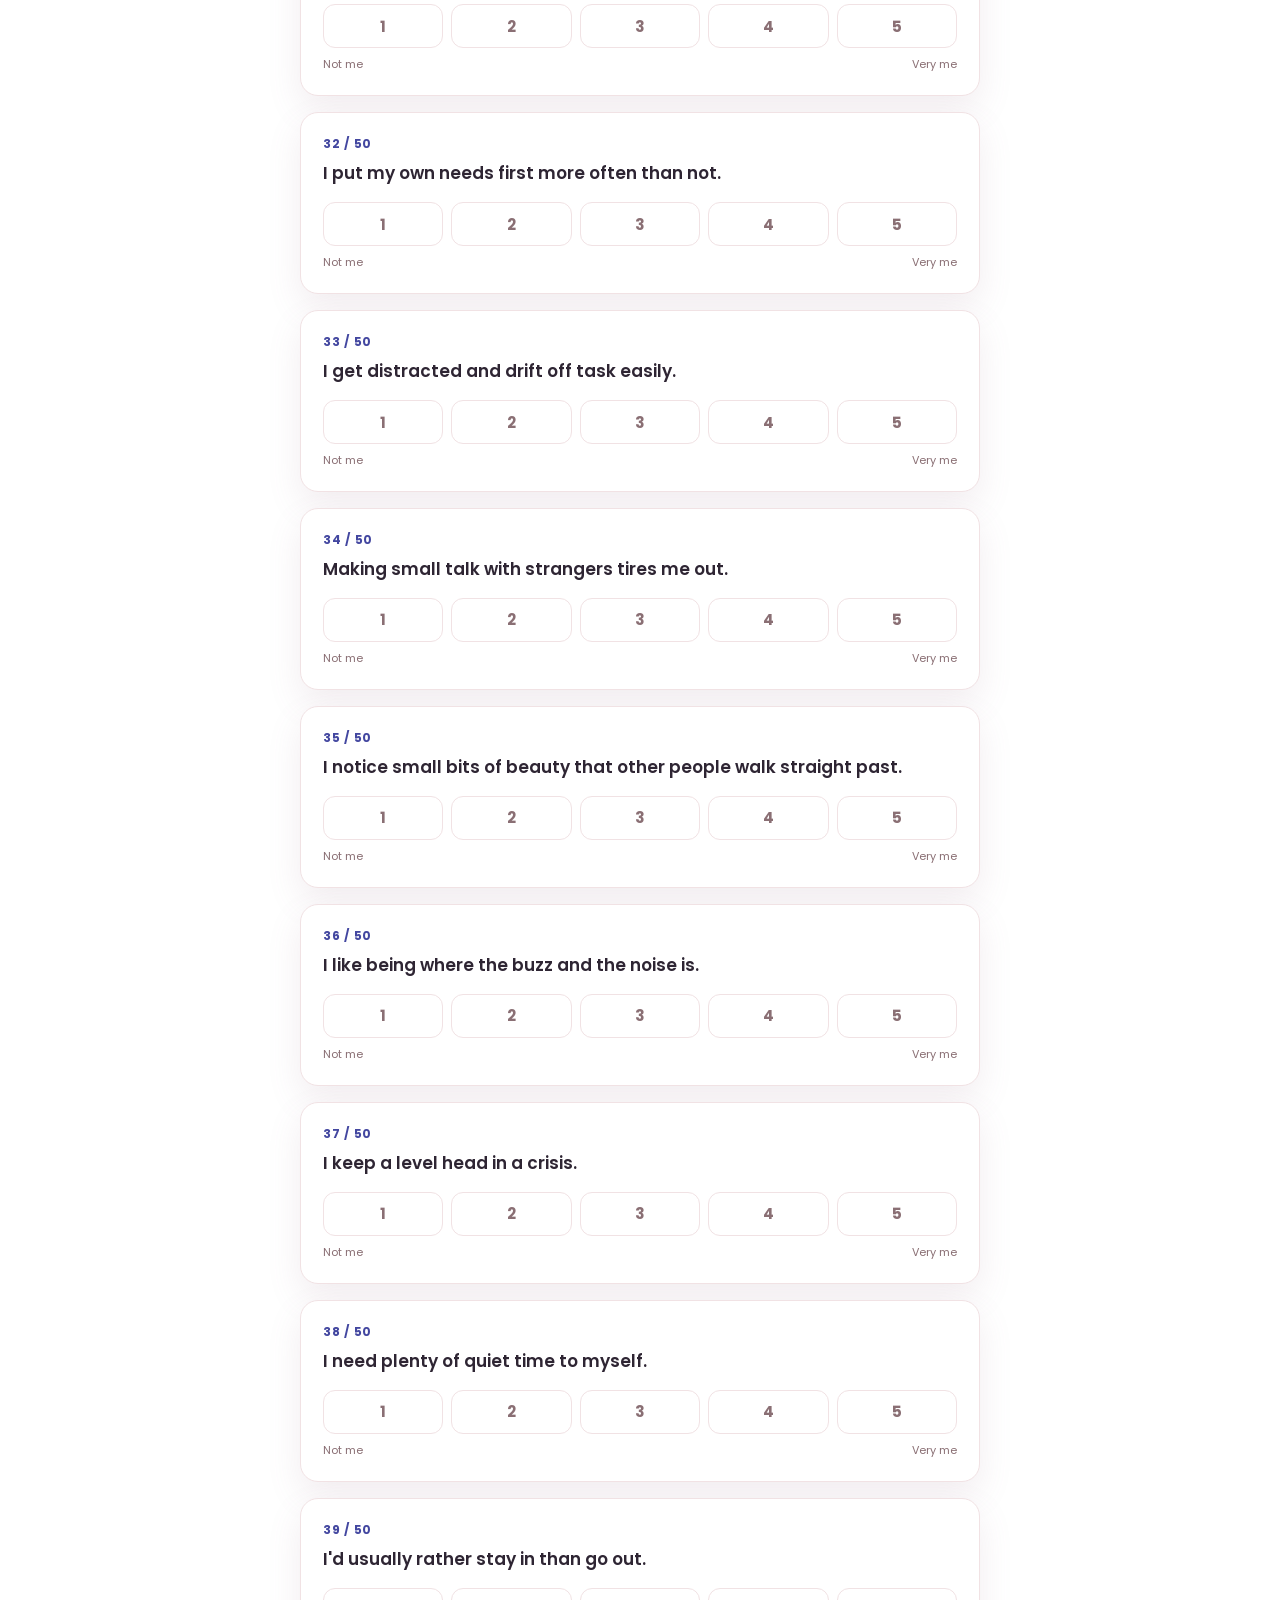
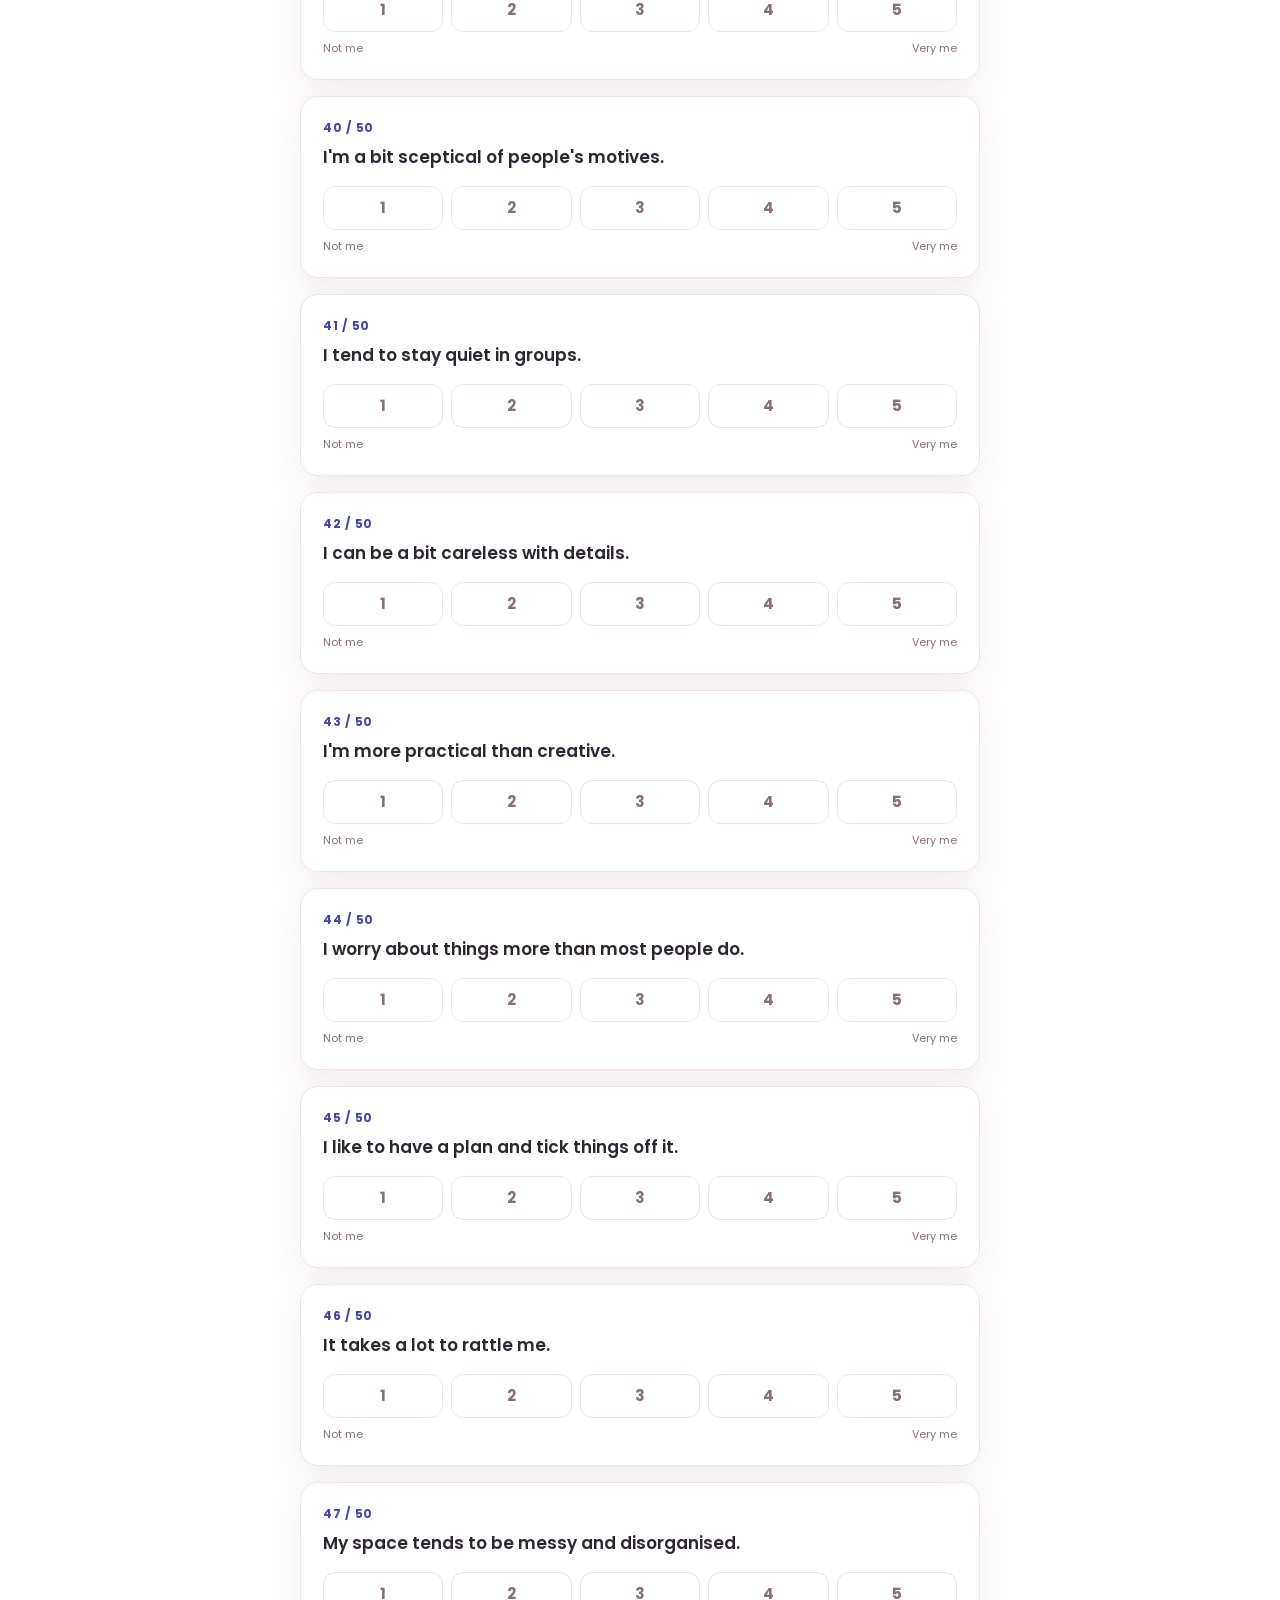
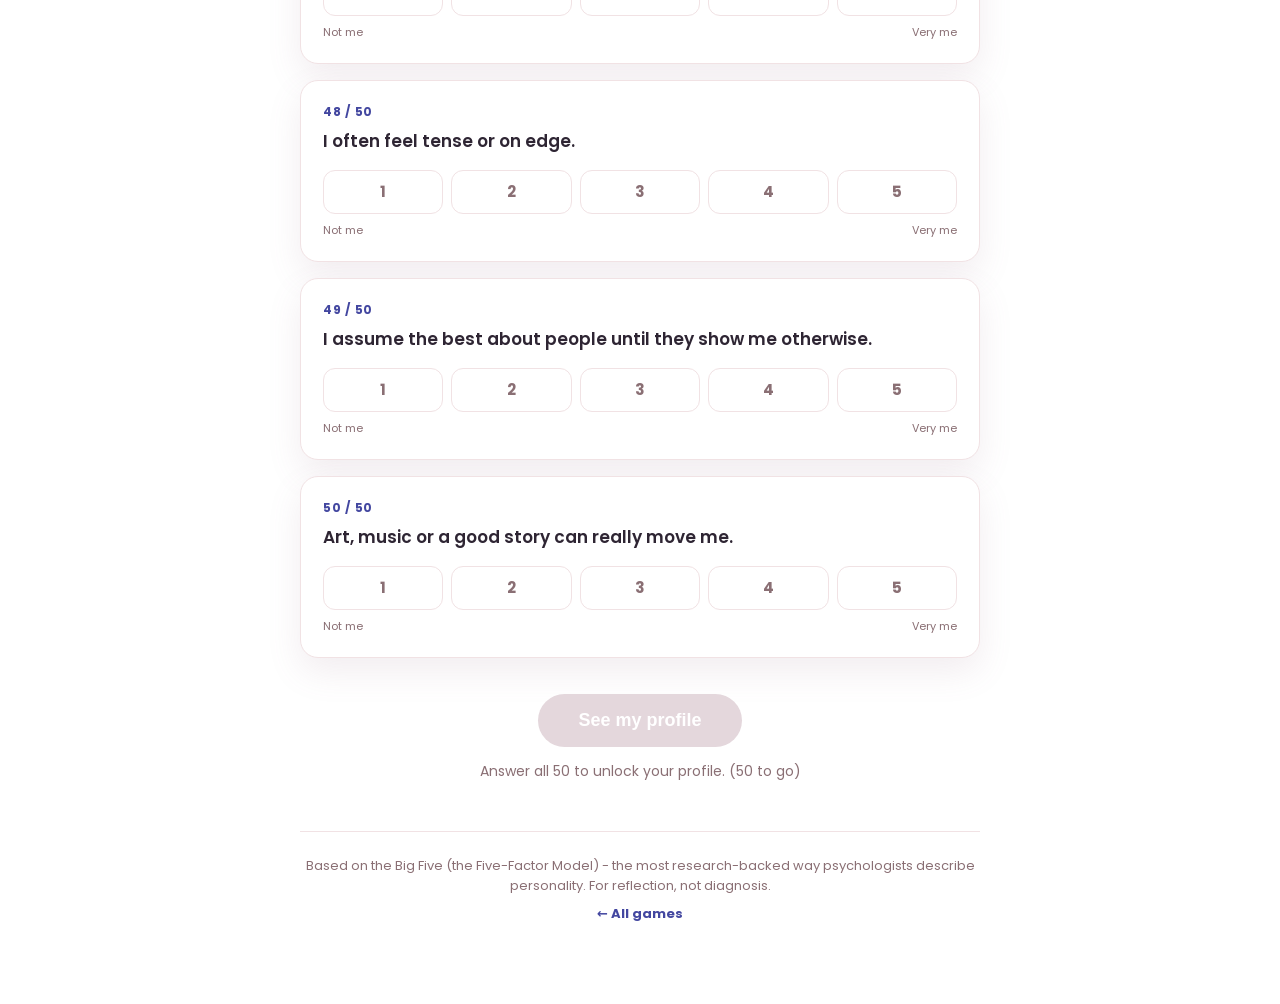
<file: personality.html>
<!DOCTYPE html>
<html lang="en-AU">
<head>
<meta charset="UTF-8">
<meta name="viewport" content="width=device-width, initial-scale=1.0">
<title>The Five Traits - a personality quiz</title>
<meta name="description" content="A personality quiz based on the Big Five (Five-Factor Model). 40 statements, then your profile across five traits. Nothing is saved.">
<link rel="stylesheet" href="style.css">
<style>
  /* Scale */
  .scale { display: flex; gap: 8px; }
  .scale label { flex: 1; cursor: pointer; text-align: center; }
  .scale input { position: absolute; opacity: 0; pointer-events: none; }
  .scale .dot {
    display: flex; align-items: center; justify-content: center; height: 44px;
    border: 1.5px solid var(--line); border-radius: 12px; font-weight: 700; font-size: 15px;
    color: var(--muted); background: #fff; transition: all 0.15s ease;
  }
  .scale label:hover .dot { border-color: var(--accent); color: var(--accent); }
  .scale input:checked + .dot { background: var(--accent); border-color: var(--accent); color: #fff; transform: translateY(-1px); }
  .scale-legend { display: flex; justify-content: space-between; font-size: 11px; color: var(--muted); margin-top: 8px; }
  .q.answered { border-color: var(--accent-soft); }
  .q .num { font-size: 12px; font-weight: 700; color: var(--accent); letter-spacing: 0.06em; }
  .q .text { font-size: 17px; font-weight: 600; margin: 6px 0 16px; }

  #results { display: none; }
  #results.show { display: block; }

  .badge { display: inline-block; background: var(--accent-soft); color: var(--accent-deep); font-weight: 700; font-size: 13px; padding: 4px 12px; border-radius: 99px; margin-bottom: 12px; }
  .trait-list { list-style: none; margin: 0; padding: 0; }
  .trait-list li { margin-bottom: 18px; }
  .row-head { display: flex; justify-content: space-between; align-items: baseline; margin-bottom: 6px; }
  .row-head .name { font-weight: 700; font-size: 16px; }
  .row-head .pct { font-size: 13px; font-weight: 700; color: var(--accent); }
  .meter { height: 10px; background: var(--accent-soft); border-radius: 99px; overflow: hidden; }
  .meter span { display: block; height: 100%; background: var(--accent); border-radius: 99px; transition: width 0.6s ease; }
  .row-desc { font-size: 13px; color: var(--muted); margin: 6px 0 0; }

  details.exp { border: 1px solid var(--line); border-radius: 12px; margin-bottom: 10px; overflow: hidden; background: #fff; }
  details.exp > summary {
    cursor: pointer; padding: 14px 16px; font-weight: 700; font-size: 16px; list-style: none;
    display: flex; justify-content: space-between; align-items: center; gap: 12px;
  }
  details.exp > summary::-webkit-details-marker { display: none; }
  details.exp > summary .rank { color: var(--accent); font-size: 13px; font-weight: 700; }
  details.exp > summary::after { content: "+"; color: var(--accent); font-weight: 700; font-size: 20px; line-height: 1; margin-left: auto; }
  details.exp[open] > summary::after { content: "\2013"; }
  details.exp .body { padding: 0 16px 16px; }
  details.exp .body p { margin: 0 0 12px; font-size: 14px; }
  details.exp .body .lvl { font-weight: 700; color: var(--accent-deep); }
</style>
</head>
<body>

<div class="progress-bar">
  <div class="progress-inner">
    <div class="track"><div class="fill" id="fill"></div></div>
    <div class="count" id="count">0 / 50</div>
  </div>
</div>

<div class="wrap">
  <header class="hero">
    <p class="kicker">A personality quiz</p>
    <h1>The Five Traits</h1>
    <p class="lede">Fifty statements. Rate how much each sounds like you, then see your profile across the five traits psychologists use to describe personality. Nothing is saved - it all stays on this page.</p>
  </header>

  <main id="quiz"></main>

  <div class="cta-zone">
    <button class="cta" id="seeResults" disabled>See my profile</button>
    <p class="helper" id="helper">Answer all 50 to unlock your profile.</p>
  </div>

  <section id="results">
    <div class="results-head">
      <span class="badge" id="leadBadge"></span>
      <h2>Your personality profile</h2>
      <p>Each trait is a spectrum - there's no good or bad end, just where you sit.</p>
    </div>

    <div class="panel">
      <h3>Your five traits</h3>
      <p class="sub">How you scored on each, from low to high.</p>
      <ul class="trait-list" id="traitList"></ul>
    </div>

    <div class="panel">
      <h3>What each one means</h3>
      <p class="sub">A closer read on each trait, tuned to where you landed. Tap to open.</p>
      <div id="detailList"></div>
    </div>

    <div class="actions">
      <button class="ghost" id="retake">Start over</button>
      <a class="backlink" href="index.html" style="display:block;margin-top:10px;">← All games</a>
    </div>
  </section>

  <footer class="note">
    Based on the Big Five (the Five-Factor Model) - the most research-backed
    way psychologists describe personality. For reflection, not diagnosis.
    <br><a class="backlink" href="index.html">← All games</a>
  </footer>
</div>

<script>
(function () {
  "use strict";

  // The five traits, with research-grounded descriptions for where you land.
  var TRAITS = {
    openness: {
      name: "Openness",
      desc: "Curiosity, imagination and openness to new experiences.",
      high: "You're curious and imaginative - drawn to new ideas, art and experiences, and happy to question how things are usually done.",
      mid: "You balance curiosity with practicality - open to the new, but comfortable with the familiar too.",
      low: "You're practical and grounded - you value what's tried-and-true, prefer the concrete over the abstract, and like knowing what to expect."
    },
    conscientiousness: {
      name: "Conscientiousness",
      desc: "Organisation, discipline and follow-through.",
      high: "You're organised, dependable and self-disciplined - you plan ahead, finish what you start, and people can rely on you.",
      mid: "You can buckle down when it matters but keep things flexible - organised enough, without being rigid about it.",
      low: "You're spontaneous and easy-going - you go with the flow, keep things loose, and don't sweat tidy plans or strict routines."
    },
    extraversion: {
      name: "Extraversion",
      desc: "Sociability, energy and enthusiasm around other people.",
      high: "You're outgoing and energised by people - you speak up, seek out company, and bring warmth and energy into a room.",
      mid: "You're an ambivert - happy in company and happy alone, dialling your energy up or down to suit the moment.",
      low: "You're more reserved and inward - you recharge in calm and quiet, listen more than you broadcast, and prefer depth to buzz."
    },
    agreeableness: {
      name: "Agreeableness",
      desc: "Warmth, trust and compassion towards others.",
      high: "You're warm, trusting and cooperative - tuned in to how others feel, and quick to help and keep the peace.",
      mid: "You're caring but no pushover - kind to people, while still able to hold your ground when you need to.",
      low: "You're frank and independent - you speak your mind, question motives, and put honesty and fairness above smoothing things over."
    },
    stability: {
      name: "Emotional Stability",
      desc: "Staying calm, steady and resilient under pressure.",
      high: "You're calm and resilient - stress tends to roll off you, you bounce back quickly, and worry rarely keeps you up at night.",
      mid: "You feel things, but mostly keep an even keel - you can wobble under real pressure, then find your feet again.",
      low: "You feel things deeply - you're sensitive to stress and setbacks, which makes you empathetic and alert, though it can be draining."
    }
  };

  // key: 1 = agreeing raises the trait, -1 = agreeing lowers it (reverse-scored).
  var STATEMENTS = [
    { t: "I love getting lost in a new idea or a big question.", e: "openness", k: 1 },
    { t: "Art, music or a good story can really move me.", e: "openness", k: 1 },
    { t: "I'd rather try something new than stick to what I know works.", e: "openness", k: 1 },
    { t: "My imagination tends to run away with me.", e: "openness", k: 1 },
    { t: "I notice small bits of beauty that other people walk straight past.", e: "openness", k: 1 },
    { t: "I prefer routines and familiar things to surprises.", e: "openness", k: -1 },
    { t: "Abstract or theoretical ideas don't really interest me.", e: "openness", k: -1 },
    { t: "I'm not all that into art or poetry.", e: "openness", k: -1 },
    { t: "I'm more practical than creative.", e: "openness", k: -1 },
    { t: "New or unusual ideas tend to leave me cold.", e: "openness", k: -1 },

    { t: "I like to have a plan and tick things off it.", e: "conscientiousness", k: 1 },
    { t: "People can count on me to follow through on what I say.", e: "conscientiousness", k: 1 },
    { t: "I keep my things tidy and in order.", e: "conscientiousness", k: 1 },
    { t: "I push through boring tasks until they're properly done.", e: "conscientiousness", k: 1 },
    { t: "I think things through before I act.", e: "conscientiousness", k: 1 },
    { t: "I often leave things until the last minute.", e: "conscientiousness", k: -1 },
    { t: "I can be a bit careless with details.", e: "conscientiousness", k: -1 },
    { t: "My space tends to be messy and disorganised.", e: "conscientiousness", k: -1 },
    { t: "I get distracted and drift off task easily.", e: "conscientiousness", k: -1 },
    { t: "I'm not very bothered about being on time.", e: "conscientiousness", k: -1 },

    { t: "Being around people gives me energy.", e: "extraversion", k: 1 },
    { t: "I'm happy to be the one who starts a conversation.", e: "extraversion", k: 1 },
    { t: "I like being where the buzz and the noise is.", e: "extraversion", k: 1 },
    { t: "I tend to feel upbeat and full of energy.", e: "extraversion", k: 1 },
    { t: "I don't mind being the centre of attention.", e: "extraversion", k: 1 },
    { t: "Too much socialising drains me and I need to retreat.", e: "extraversion", k: -1 },
    { t: "I'd usually rather stay in than go out.", e: "extraversion", k: -1 },
    { t: "I tend to stay quiet in groups.", e: "extraversion", k: -1 },
    { t: "I need plenty of quiet time to myself.", e: "extraversion", k: -1 },
    { t: "Making small talk with strangers tires me out.", e: "extraversion", k: -1 },

    { t: "I feel other people's emotions almost as if they were my own.", e: "agreeableness", k: 1 },
    { t: "I go out of my way to make people feel at ease.", e: "agreeableness", k: 1 },
    { t: "I assume the best about people until they show me otherwise.", e: "agreeableness", k: 1 },
    { t: "I'd rather cooperate than compete.", e: "agreeableness", k: 1 },
    { t: "It really bothers me to see someone treated unfairly.", e: "agreeableness", k: 1 },
    { t: "I can be blunt, even if it stings a little.", e: "agreeableness", k: -1 },
    { t: "I'm a bit sceptical of people's motives.", e: "agreeableness", k: -1 },
    { t: "I put my own needs first more often than not.", e: "agreeableness", k: -1 },
    { t: "I don't mind a bit of conflict to get my way.", e: "agreeableness", k: -1 },
    { t: "I can be quite critical of other people.", e: "agreeableness", k: -1 },

    { t: "I stay calm and steady when things get stressful.", e: "stability", k: 1 },
    { t: "I bounce back quickly after a setback.", e: "stability", k: 1 },
    { t: "It takes a lot to rattle me.", e: "stability", k: 1 },
    { t: "I rarely lie awake worrying.", e: "stability", k: 1 },
    { t: "I keep a level head in a crisis.", e: "stability", k: 1 },
    { t: "My mood can swing quite easily.", e: "stability", k: -1 },
    { t: "I worry about things more than most people do.", e: "stability", k: -1 },
    { t: "Small frustrations can really get under my skin.", e: "stability", k: -1 },
    { t: "I often feel tense or on edge.", e: "stability", k: -1 },
    { t: "I get stressed more easily than most people.", e: "stability", k: -1 }
  ];

  function shuffle(a) {
    for (var i = a.length - 1; i > 0; i--) {
      var j = Math.floor(Math.random() * (i + 1));
      var t = a[i]; a[i] = a[j]; a[j] = t;
    }
    return a;
  }
  var ITEMS = shuffle(STATEMENTS.slice());
  var TOTAL = ITEMS.length;
  var answers = {};

  var quizEl = document.getElementById("quiz");
  var fillEl = document.getElementById("fill");
  var countEl = document.getElementById("count");
  var btn = document.getElementById("seeResults");
  var helper = document.getElementById("helper");
  var resultsEl = document.getElementById("results");
  var LEGEND = ["Not me", "Very me"];

  ITEMS.forEach(function (s, i) {
    var card = document.createElement("div");
    card.className = "card q";
    card.id = "q" + i;
    var scale = "";
    for (var v = 1; v <= 5; v++) {
      scale += '<label><input type="radio" name="q' + i + '" value="' + v + '"><span class="dot">' + v + '</span></label>';
    }
    card.innerHTML =
      '<div class="num">' + (i + 1) + ' / ' + TOTAL + '</div>' +
      '<div class="text">' + s.t + '</div>' +
      '<div class="scale">' + scale + '</div>' +
      '<div class="scale-legend"><span>' + LEGEND[0] + '</span><span>' + LEGEND[1] + '</span></div>';
    quizEl.appendChild(card);
    card.querySelectorAll('input[type=radio]').forEach(function (input) {
      input.addEventListener("change", function () {
        answers[i] = parseInt(this.value, 10);
        card.classList.add("answered");
        updateProgress();
      });
    });
  });

  function updateProgress() {
    var done = Object.keys(answers).length;
    fillEl.style.width = Math.round((done / TOTAL) * 100) + "%";
    countEl.textContent = done + " / " + TOTAL;
    if (done === TOTAL) {
      btn.disabled = false;
      helper.textContent = "All done. See your profile whenever you're ready.";
    } else {
      btn.disabled = true;
      helper.textContent = "Answer all " + TOTAL + " to unlock your profile. (" + (TOTAL - done) + " to go)";
    }
  }

  function score() {
    var sums = {}, counts = {};
    Object.keys(TRAITS).forEach(function (k) { sums[k] = 0; counts[k] = 0; });
    ITEMS.forEach(function (s, i) {
      var r = answers[i];
      var val = s.k === 1 ? r : (6 - r); // reverse-score
      sums[s.e] += val; counts[s.e] += 1;
    });
    return Object.keys(TRAITS).map(function (k) {
      var avg = counts[k] ? sums[k] / counts[k] : 0;
      return { key: k, pct: Math.round((avg / 5) * 100) };
    });
  }

  function band(pct) { return pct >= 60 ? "high" : (pct <= 40 ? "low" : "mid"); }
  function bandWord(b) { return b === "high" ? "Higher" : (b === "low" ? "Lower" : "Balanced"); }

  function renderTraits(scored) {
    var listEl = document.getElementById("traitList");
    listEl.innerHTML = "";
    // show in canonical order
    Object.keys(TRAITS).forEach(function (k) {
      var r = scored.find(function (x) { return x.key === k; });
      var t = TRAITS[k];
      var li = document.createElement("li");
      li.innerHTML =
        '<div class="row-head"><span class="name">' + t.name + '</span><span class="pct">' + r.pct + '%</span></div>' +
        '<div class="meter"><span style="width:' + r.pct + '%"></span></div>' +
        '<p class="row-desc">' + t[band(r.pct)] + '</p>';
      listEl.appendChild(li);
    });
  }

  function renderDetails(scored) {
    var listEl = document.getElementById("detailList");
    listEl.innerHTML = "";
    // most defining first = furthest from the middle (50)
    var ordered = scored.slice().sort(function (a, b) { return Math.abs(b.pct - 50) - Math.abs(a.pct - 50); });
    ordered.forEach(function (r, idx) {
      var t = TRAITS[r.key];
      var b = band(r.pct);
      var det = document.createElement("details");
      det.className = "exp";
      if (idx === 0) det.open = true;
      det.innerHTML =
        '<summary><span class="name">' + t.name + '</span><span class="rank">' + bandWord(b) + ' · ' + r.pct + '%</span></summary>' +
        '<div class="body">' +
        '<p style="color:var(--muted)">' + t.desc + '</p>' +
        '<p><span class="lvl">Where you sit:</span> ' + t[b] + '</p>' +
        '</div>';
      listEl.appendChild(det);
    });
  }

  btn.addEventListener("click", function () {
    if (Object.keys(answers).length !== TOTAL) return;
    var scored = score();
    var standout = scored.slice().sort(function (a, b) { return Math.abs(b.pct - 50) - Math.abs(a.pct - 50); })[0];
    var b = band(standout.pct);
    var lead = b === "mid"
      ? "Your most balanced trait: " + TRAITS[standout.key].name
      : "Most defining: " + bandWord(b).toLowerCase() + " " + TRAITS[standout.key].name;
    document.getElementById("leadBadge").textContent = lead;
    renderTraits(scored);
    renderDetails(scored);
    resultsEl.classList.add("show");
    resultsEl.scrollIntoView({ behavior: "smooth", block: "start" });
  });

  document.getElementById("retake").addEventListener("click", function () {
    answers = {};
    resultsEl.classList.remove("show");
    document.querySelectorAll('input[type=radio]').forEach(function (i) { i.checked = false; });
    document.querySelectorAll('.q').forEach(function (c) { c.classList.remove("answered"); });
    updateProgress();
    document.querySelector("header.hero").scrollIntoView({ behavior: "smooth" });
  });

  updateProgress();
})();
</script>
</body>
</html>
</file>
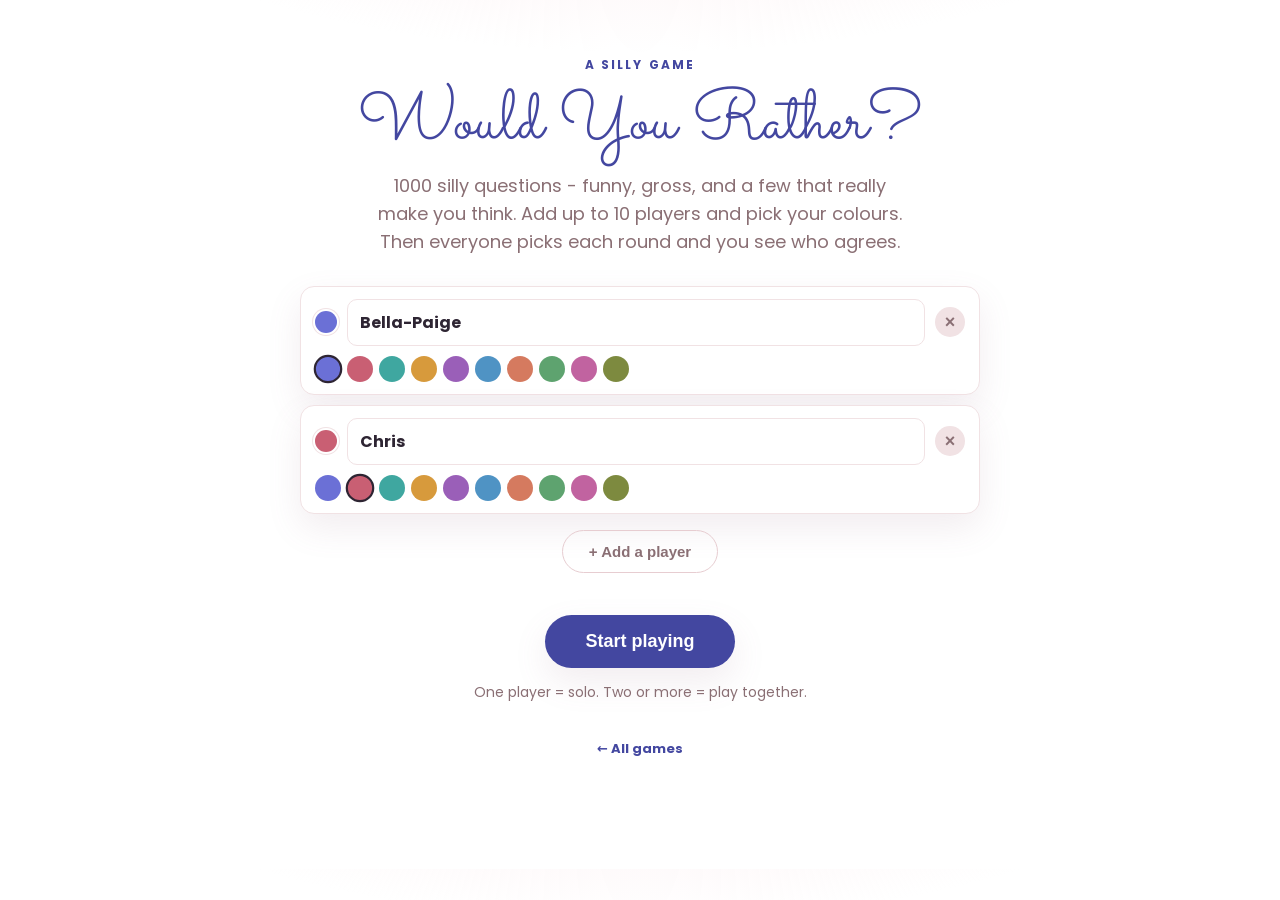
<file: would-you-rather.html>
<!DOCTYPE html>
<html lang="en-AU">
<head>
<meta charset="UTF-8">
<meta name="viewport" content="width=device-width, initial-scale=1.0">
<title>Would You Rather</title>
<meta name="description" content="1000 silly would-you-rather questions. Up to 10 players, each with their own colour. Nothing is saved.">
<link rel="stylesheet" href="style.css">
<style>
  section.screen { display: none; }
  section.screen.show { display: block; }

  /* Setup */
  .player-row {
    display: flex; align-items: center; gap: 10px; flex-wrap: wrap;
    background: #fff; border: 1px solid var(--line); border-radius: 14px;
    padding: 12px 14px; margin-bottom: 10px; box-shadow: var(--shadow);
  }
  .p-dot { width: 22px; height: 22px; border-radius: 50%; flex: none; box-shadow: 0 0 0 2px #fff, 0 0 0 3px var(--line); }
  .p-name {
    flex: 1; min-width: 120px; border: 1.5px solid var(--line); border-radius: 10px;
    padding: 10px 12px; font-family: inherit; font-size: 16px; font-weight: 700; color: var(--ink);
  }
  .p-name:focus { outline: none; border-color: var(--accent); }
  .p-remove {
    appearance: none; border: none; background: var(--line); color: var(--muted);
    width: 30px; height: 30px; border-radius: 50%; cursor: pointer; font-size: 18px; font-weight: 700; flex: none;
  }
  .p-remove:hover { background: var(--accent-soft); color: var(--accent-deep); }
  .swatches { display: flex; gap: 6px; flex-wrap: wrap; flex-basis: 100%; }
  .swatch { width: 26px; height: 26px; border-radius: 50%; cursor: pointer; border: 2px solid transparent; transition: transform 0.1s ease; }
  .swatch:hover { transform: scale(1.15); }
  .swatch.sel { border-color: var(--ink); transform: scale(1.1); }
  .add-row { text-align: center; margin: 6px 0 4px; }

  /* Game */
  .turn { text-align: center; font-weight: 800; font-size: 17px; margin: 0 0 14px; }
  .opt { position: relative; }
  .opt .picks { position: absolute; top: 8px; right: 8px; display: flex; gap: 3px; flex-wrap: wrap; justify-content: flex-end; max-width: 60%; }
  .opt .dot { width: 14px; height: 14px; border-radius: 50%; box-shadow: 0 0 0 1.5px #fff; }
  .opt.chosen { border-color: var(--accent); }
  .reveal { text-align: center; margin: 18px 0 4px; font-size: 17px; font-weight: 800; min-height: 26px; }
  .reveal.agree { color: var(--accent-deep); }
  .reveal.split { color: var(--muted); }
  .next-zone { text-align: center; margin-top: 8px; }
</style>
</head>
<body>

<section id="setup" class="screen show">
  <div class="wrap">
    <header class="hero">
      <p class="kicker">A silly game</p>
      <h1>Would You Rather?</h1>
      <p class="lede">1000 silly questions - funny, gross, and a few that really make you think. Add up to 10 players and pick your colours. Then everyone picks each round and you see who agrees.</p>
    </header>
    <div id="playerList"></div>
    <div class="add-row"><button class="ghost" id="addPlayer">+ Add a player</button></div>
    <div class="cta-zone">
      <button class="cta" id="startBtn">Start playing</button>
      <p class="helper" id="setupHelper">One player = solo. Two or more = play together.</p>
    </div>
    <div class="actions"><a class="backlink" href="index.html">← All games</a></div>
  </div>
</section>

<section id="game" class="screen">
  <div class="progress-bar">
    <div class="progress-inner">
      <div class="track"><div class="fill" id="fill"></div></div>
      <div class="count" id="count">1 / 12</div>
    </div>
  </div>
  <div class="wrap">
    <header class="hero" style="padding-bottom:8px;"><h1 style="font-size:clamp(24px,5vw,34px);">Would you rather...</h1></header>
    <div id="stage"></div>
  </div>
</section>

<section id="results" class="screen">
  <div class="wrap">
    <div id="resultBody"></div>
    <div class="actions">
      <button class="ghost" id="again">Play again</button>
      <button class="ghost" id="newPlayers">Change players</button>
    </div>
    <div class="actions" style="margin-top:0;"><a class="backlink" href="index.html">← All games</a></div>
  </div>
</section>

<script src="wyr-questions.js"></script>
<script>
(function () {
  "use strict";

  var FALLBACK = [
    { a: { emoji: "🦖", t: "Be a dinosaur" }, b: { emoji: "🐉", t: "Be a dragon" } },
    { a: { emoji: "🍕", t: "Only eat pizza forever" }, b: { emoji: "🍦", t: "Only eat ice cream forever" } },
    { a: { emoji: "🦸", t: "Have super strength" }, b: { emoji: "🦅", t: "Be able to fly" } },
    { a: { emoji: "🤫", t: "Be invisible for a day" }, b: { emoji: "🦻", t: "Hear what animals say" } },
    { a: { emoji: "🌈", t: "Slide down a rainbow" }, b: { emoji: "☁️", t: "Bounce on a cloud" } },
    { a: { emoji: "🎂", t: "Birthday every week" }, b: { emoji: "🎄", t: "Christmas every month" } }
  ];
  var BANK = (window.WYR_BANK && window.WYR_BANK.length) ? window.WYR_BANK : FALLBACK;

  // Softened, harmonised palette (distinct but in the boutique family).
  var PALETTE = [
    "#6b70d6", "#c95f73", "#3fa7a0", "#d79a3c", "#9a5fb8",
    "#4f93c4", "#d57a5f", "#5ea36f", "#c163a0", "#7d8a3f"
  ];
  var SET_SIZE = 20;
  var MAX_PLAYERS = 10;

  // Setup state: list of {name, colour (palette index)}
  var setupPlayers = [
    { name: "Bella-Paige", colour: 0 },
    { name: "Chris", colour: 1 }
  ];

  var screens = {
    setup: document.getElementById("setup"),
    game: document.getElementById("game"),
    results: document.getElementById("results")
  };
  function show(name) {
    Object.keys(screens).forEach(function (k) { screens[k].classList.toggle("show", k === name); });
    window.scrollTo(0, 0);
  }

  var listEl = document.getElementById("playerList");
  var addBtn = document.getElementById("addPlayer");

  function nextFreeColour() {
    for (var i = 0; i < PALETTE.length; i++) {
      var used = setupPlayers.some(function (p) { return p.colour === i; });
      if (!used) return i;
    }
    return setupPlayers.length % PALETTE.length;
  }

  function renderSetup() {
    listEl.innerHTML = "";
    setupPlayers.forEach(function (p, i) {
      var row = document.createElement("div");
      row.className = "player-row";
      var swatches = PALETTE.map(function (c, ci) {
        return '<span class="swatch' + (ci === p.colour ? " sel" : "") + '" data-c="' + ci + '" style="background:' + c + '"></span>';
      }).join("");
      row.innerHTML =
        '<span class="p-dot" style="background:' + PALETTE[p.colour] + '"></span>' +
        '<input class="p-name" type="text" maxlength="14" placeholder="Player ' + (i + 1) + '" value="' + p.name.replace(/"/g, "&quot;") + '">' +
        (setupPlayers.length > 1 ? '<button class="p-remove" title="Remove">×</button>' : '') +
        '<div class="swatches">' + swatches + '</div>';
      listEl.appendChild(row);

      row.querySelector(".p-name").addEventListener("input", function () { setupPlayers[i].name = this.value; });
      var rm = row.querySelector(".p-remove");
      if (rm) rm.addEventListener("click", function () { setupPlayers.splice(i, 1); renderSetup(); });
      row.querySelectorAll(".swatch").forEach(function (sw) {
        sw.addEventListener("click", function () {
          setupPlayers[i].colour = parseInt(this.getAttribute("data-c"), 10);
          renderSetup();
        });
      });
    });
    addBtn.style.display = setupPlayers.length >= MAX_PLAYERS ? "none" : "inline-block";
  }

  addBtn.addEventListener("click", function () {
    if (setupPlayers.length >= MAX_PLAYERS) return;
    setupPlayers.push({ name: "", colour: nextFreeColour() });
    renderSetup();
  });

  // ---- Active game state ----
  var PLAYERS = [];   // {name, colour}
  var together = false;
  var SET = [], idx = 0, agree = 0;
  var pp = 0, picks = []; // picks[playerIndex] = "a"|"b"

  function shuffle(a) {
    for (var i = a.length - 1; i > 0; i--) {
      var j = Math.floor(Math.random() * (i + 1));
      var t = a[i]; a[i] = a[j]; a[j] = t;
    }
    return a;
  }

  function setSoloTheme(colour) {
    if (colour) {
      document.body.style.setProperty("--accent", colour);
      document.body.style.setProperty("--accent-deep", colour);
      document.body.style.setProperty("--accent-soft", colour + "22");
    } else {
      document.body.style.removeProperty("--accent");
      document.body.style.removeProperty("--accent-deep");
      document.body.style.removeProperty("--accent-soft");
    }
  }

  function startGame() {
    PLAYERS = setupPlayers.map(function (p, i) {
      return { name: (p.name && p.name.trim()) ? p.name.trim() : "Player " + (i + 1), colour: PALETTE[p.colour] };
    });
    together = PLAYERS.length > 1;
    setSoloTheme(together ? null : PLAYERS[0].colour);
    SET = shuffle(BANK.slice()).slice(0, SET_SIZE).map(function (q) {
      return Math.random() < 0.5 ? { a: q.b, b: q.a } : { a: q.a, b: q.b };
    });
    idx = 0; agree = 0;
    show("game");
    renderCard();
  }

  function updateProgress() {
    fillEl.style.width = Math.round((idx / SET.length) * 100) + "%";
    countEl.textContent = (idx + 1) + " / " + SET.length;
  }
  var fillEl = document.getElementById("fill");
  var countEl = document.getElementById("count");
  var stage = document.getElementById("stage");

  function optHTML(side, o) {
    return '<button class="opt" data-side="' + side + '">' +
      '<span class="picks"></span>' +
      '<span class="emoji">' + o.emoji + '</span>' +
      '<span class="label">' + o.t + '</span></button>';
  }

  function renderCard() {
    updateProgress();
    var q = SET[idx];
    pp = 0; picks = [];

    var turnHTML;
    if (together) {
      turnHTML = '<p class="turn" id="turn" style="color:' + PLAYERS[0].colour + '">' + PLAYERS[0].name + ", your turn</p>";
    } else {
      turnHTML = '<p class="turn" id="turn" style="color:' + PLAYERS[0].colour + '">' + PLAYERS[0].name + ", your pick</p>";
    }

    stage.innerHTML =
      '<div class="card rise">' + turnHTML +
      '<div class="opts">' + optHTML("a", q.a) + optHTML("b", q.b) + '</div>' +
      '<div class="reveal" id="reveal"></div>' +
      '<div class="next-zone" id="nextZone"></div></div>';

    stage.querySelectorAll(".opt").forEach(function (btn) {
      btn.addEventListener("click", function () { onPick(this.getAttribute("data-side")); });
    });
  }

  function addDot(side, colour) {
    var btn = stage.querySelector('.opt[data-side="' + side + '"]');
    btn.classList.add("chosen");
    var dot = document.createElement("span");
    dot.className = "dot";
    dot.style.background = colour;
    btn.querySelector(".picks").appendChild(dot);
  }

  function onPick(side) {
    if (!together) {
      var btn = stage.querySelector('.opt[data-side="' + side + '"]');
      btn.classList.add("sel");
      stage.querySelectorAll(".opt").forEach(function (b) { b.disabled = true; });
      setTimeout(advance, 300);
      return;
    }
    // together: record this player's pick
    picks[pp] = side;
    addDot(side, PLAYERS[pp].colour);
    pp++;
    if (pp < PLAYERS.length) {
      var turn = document.getElementById("turn");
      turn.style.color = PLAYERS[pp].colour;
      turn.textContent = PLAYERS[pp].name + ", your turn";
      return;
    }
    // everyone has picked
    stage.querySelectorAll(".opt").forEach(function (b) { b.disabled = true; });
    document.getElementById("turn").textContent = "";
    var aCount = picks.filter(function (s) { return s === "a"; }).length;
    var bCount = picks.length - aCount;
    var reveal = document.getElementById("reveal");
    if (aCount === 0 || bCount === 0) {
      agree++;
      reveal.className = "reveal agree";
      reveal.textContent = "Everyone agreed! 🎉";
    } else {
      reveal.className = "reveal split";
      reveal.textContent = aCount + " vs " + bCount + " - split!";
    }
    var nz = document.getElementById("nextZone");
    var nb = document.createElement("button");
    nb.className = "cta"; nb.style.fontSize = "16px"; nb.style.padding = "12px 30px";
    nb.textContent = (idx === SET.length - 1) ? "See how you did" : "Next";
    nb.addEventListener("click", advance);
    nz.appendChild(nb);
  }

  function advance() {
    idx++;
    if (idx >= SET.length) { finish(); return; }
    renderCard();
  }

  function finish() {
    var body = document.getElementById("resultBody");
    if (together) {
      var total = SET.length;
      var pct = Math.round((agree / total) * 100);
      var line;
      if (pct >= 70) line = "Wow, you think so alike! 💞";
      else if (pct >= 35) line = "A lovely mix of same and different. 😊";
      else line = "Everyone's wonderfully different - so much to chat about! 🌈";
      var dots = PLAYERS.map(function (p) { return '<span style="display:inline-block;width:16px;height:16px;border-radius:50%;background:' + p.colour + ';margin:0 2px;"></span>'; }).join("");
      body.innerHTML =
        '<div class="results-head rise"><h2>You all agreed on ' + agree + ' of ' + total + '</h2><p>' + line + '</p></div>' +
        '<div class="panel" style="text-align:center"><p style="margin:0 0 8px">' + dots + '</p>' +
        '<p class="big" style="font-size:20px">' + PLAYERS.length + ' players</p>' +
        '<p class="sub" style="text-align:center">Talk about the ones you were split on - that\'s the fun part.</p></div>';
    } else {
      var p0 = PLAYERS[0];
      body.innerHTML =
        '<div class="results-head rise"><h2 style="color:' + p0.colour + '">Nice picks, ' + p0.name + '!</h2>' +
        '<p>' + SET.length + ' silly choices made. Want some new ones?</p></div>';
    }
    show("results");
  }

  document.getElementById("startBtn").addEventListener("click", startGame);
  document.getElementById("again").addEventListener("click", startGame);
  document.getElementById("newPlayers").addEventListener("click", function () {
    setSoloTheme(null);
    renderSetup();
    show("setup");
  });

  renderSetup();
})();
</script>
</body>
</html>
</file>
<file: style.css>
/* Shared styles for Growth. Soft-pink boutique theme, matched to the
   wrightops pocket-money app: white + blush, periwinkle brand, Poppins +
   Sacramento. */
@import url('https://fonts.googleapis.com/css2?family=Poppins:wght@300;400;500;600;700&family=Sacramento&display=swap');

:root {
  --bg: #ffffff;
  --blush: #fbe9ec;        /* soft panel pink */
  --blush-2: #f6dde1;
  --card: #ffffff;
  --surface: #ffffff;
  --ink: #2e2533;          /* main text, warm near-black */
  --muted: #8a6f74;        /* secondary / hint text (AA on white) */
  --line: #f1e2e4;         /* very soft hairline */
  --line-strong: #e7cdd1;

  --brand: #c1c6fc;        /* light periwinkle - soft fills */
  --accent: #4347a0;       /* deep periwinkle - buttons, links, emphasis */
  --accent-soft: #edeefc;  /* light periwinkle wash */
  --accent-deep: #34367e;  /* hover */
  --rose: #e3a6ae;         /* decorative rose - bars, swatches */
  --spend: #9cc4e4;        /* dusty blue */

  --shadow: 0 14px 34px rgba(150, 110, 130, 0.12);
  --radius: 18px;

  /* Right/wrong + feeling scale (used by kind-vs-nice, emotion, calm corner) */
  --calm-green: #5aa86f;
  --calm-yellow: #e0a73a;
  --calm-red: #d05a5a;
}
* { box-sizing: border-box; }
html { scroll-behavior: smooth; }
body {
  margin: 0;
  font-family: "Poppins", ui-rounded, "Segoe UI", system-ui, -apple-system, Roboto, "Helvetica Neue", Arial, sans-serif;
  color: var(--ink);
  background:
    radial-gradient(900px 360px at 50% -200px, var(--blush) 0%, transparent 70%),
    var(--bg);
  line-height: 1.55;
  -webkit-font-smoothing: antialiased;
}
.wrap { max-width: 720px; margin: 0 auto; padding: 0 20px 80px; }

header.hero { text-align: center; padding: 56px 20px 30px; }
.hero .kicker {
  text-transform: uppercase; letter-spacing: 0.18em; font-size: 12px;
  font-weight: 700; color: var(--accent); margin: 0 0 14px;
}
.hero h1 {
  font-family: "Sacramento", cursive;
  font-size: clamp(46px, 9vw, 70px); line-height: 1.02; margin: 0 0 12px;
  font-weight: 400; letter-spacing: 0; color: var(--accent);
}
.hero p.lede { max-width: 540px; margin: 0 auto; font-size: 18px; color: var(--muted); }

/* Progress bar */
.progress-bar {
  position: sticky; top: 0; z-index: 20;
  background: rgba(255, 255, 255, 0.9); backdrop-filter: saturate(1.4) blur(10px);
  padding: 12px 0; border-bottom: 1px solid var(--line);
}
.progress-inner { max-width: 720px; margin: 0 auto; padding: 0 20px; display: flex; align-items: center; gap: 14px; }
.track { flex: 1; height: 8px; background: var(--blush); border-radius: 99px; overflow: hidden; }
.fill { height: 100%; width: 0%; background: var(--accent); border-radius: 99px; transition: width 0.3s ease; }
.count { font-size: 13px; font-weight: 700; color: var(--muted); white-space: nowrap; min-width: 56px; text-align: right; }

/* Cards */
.card {
  background: var(--card); border: 1px solid var(--line); border-radius: var(--radius);
  padding: 22px; margin: 16px 0; box-shadow: var(--shadow);
}
.card .num { font-size: 12px; font-weight: 700; color: var(--accent); letter-spacing: 0.06em; }
.card .stem { font-size: 19px; font-weight: 700; margin: 6px 0 18px; }

/* Choice buttons */
.opts { display: flex; gap: 12px; }
.opts.three { flex-wrap: wrap; }
.opt {
  flex: 1; min-width: 120px; background: #fff; border: 1.5px solid var(--line); border-radius: 14px;
  padding: 20px 14px; cursor: pointer; font-family: inherit; text-align: center;
  transition: all 0.15s ease; color: var(--ink);
}
.opt:hover { border-color: var(--brand); transform: translateY(-2px); }
.opt.sel { background: var(--accent); border-color: var(--accent); color: #fff; }
.opt .emoji { font-size: 34px; display: block; margin-bottom: 8px; }
.opt .label { font-size: 15px; font-weight: 600; line-height: 1.35; }
@media (max-width: 420px) { .card .stem { font-size: 17px; } .opt .label { font-size: 14px; } }

/* CTA + ghost buttons */
.cta-zone { text-align: center; margin: 36px 0 8px; }
button.cta {
  appearance: none; border: none; background: var(--accent); color: #fff;
  font-size: 18px; font-weight: 600; padding: 16px 40px; border-radius: 99px;
  cursor: pointer; box-shadow: var(--shadow);
  transition: transform 0.15s ease, background 0.15s ease, opacity 0.2s ease;
}
button.cta:hover:not(:disabled) { background: var(--accent-deep); transform: translateY(-1px); }
button.cta:disabled { background: #e4d7dc; color: #fff; cursor: not-allowed; box-shadow: none; }
.helper { font-size: 14px; color: var(--muted); margin-top: 14px; min-height: 20px; }

button.ghost {
  appearance: none; background: transparent; border: 1.5px solid var(--line-strong); color: var(--muted);
  font-weight: 600; font-size: 15px; padding: 12px 26px; border-radius: 99px; cursor: pointer;
  transition: all 0.15s ease; margin: 6px;
}
button.ghost:hover { border-color: var(--brand); color: var(--accent); }
.actions { text-align: center; margin: 28px 0; }

/* Chooser / hub grid */
.choose-grid { display: flex; gap: 18px; flex-wrap: wrap; justify-content: center; width: 100%; }
.choose-card {
  flex: 1 1 220px; background: var(--card); border: 1.5px solid var(--line); border-radius: 20px;
  padding: 30px 22px; cursor: pointer; box-shadow: var(--shadow); text-decoration: none; color: inherit;
  transition: transform 0.15s ease, border-color 0.15s ease; font-family: inherit; text-align: center;
  display: block;
}
.choose-card:hover { transform: translateY(-3px); border-color: var(--brand); }
.choose-card .c-emoji { font-size: 46px; display: block; margin-bottom: 12px; }
.choose-card .c-label { font-size: 20px; font-weight: 700; margin-bottom: 6px; }
.choose-card .c-desc { font-size: 14px; color: var(--muted); }

/* Lucide-style line-icon chips (matched to pocket-money's icon language) */
.c-icon {
  width: 60px; height: 60px; border-radius: 18px;
  display: flex; align-items: center; justify-content: center; margin: 0 auto 14px;
}
.c-icon svg { width: 28px; height: 28px; }
.c-icon.peri  { background: #edeefc; color: #4347a0; }
.c-icon.rose  { background: #fbe9ec; color: #b15968; }
.c-icon.blue  { background: #e7f1f9; color: #3a7aa8; }
.c-icon.sage  { background: #e9f3ec; color: #4d8a61; }
.c-icon.amber { background: #fbf0dd; color: #b07d2e; }
.c-icon.plum  { background: #f4e7f3; color: #8e3279; }

/* Results */
.results-head { text-align: center; margin: 8px 0 24px; }
.results-head h2 { font-size: 28px; margin: 0 0 6px; font-weight: 700; }
.results-head p { color: var(--muted); margin: 0; }
.panel {
  background: var(--card); border: 1px solid var(--line); border-radius: var(--radius);
  padding: 22px; margin: 16px 0; box-shadow: var(--shadow);
}
.panel h3 { margin: 0 0 4px; font-size: 20px; font-weight: 700; }
.panel .sub { color: var(--muted); font-size: 14px; margin: 0 0 16px; }
.big { text-align: center; font-size: 22px; font-weight: 700; margin: 0 0 6px; }
.big .big-emoji { font-size: 44px; display: block; margin-bottom: 8px; }
@keyframes rise { from { opacity: 0; transform: translateY(14px); } to { opacity: 1; transform: none; } }
.rise { animation: rise 0.5s ease; }

footer.note {
  text-align: center; font-size: 13px; color: var(--muted);
  margin-top: 48px; padding-top: 24px; border-top: 1px solid var(--line);
}
.backlink { display: inline-block; margin-top: 8px; color: var(--accent); font-weight: 700; font-size: 13px; text-decoration: none; }
.backlink:hover { text-decoration: underline; }
</file>
